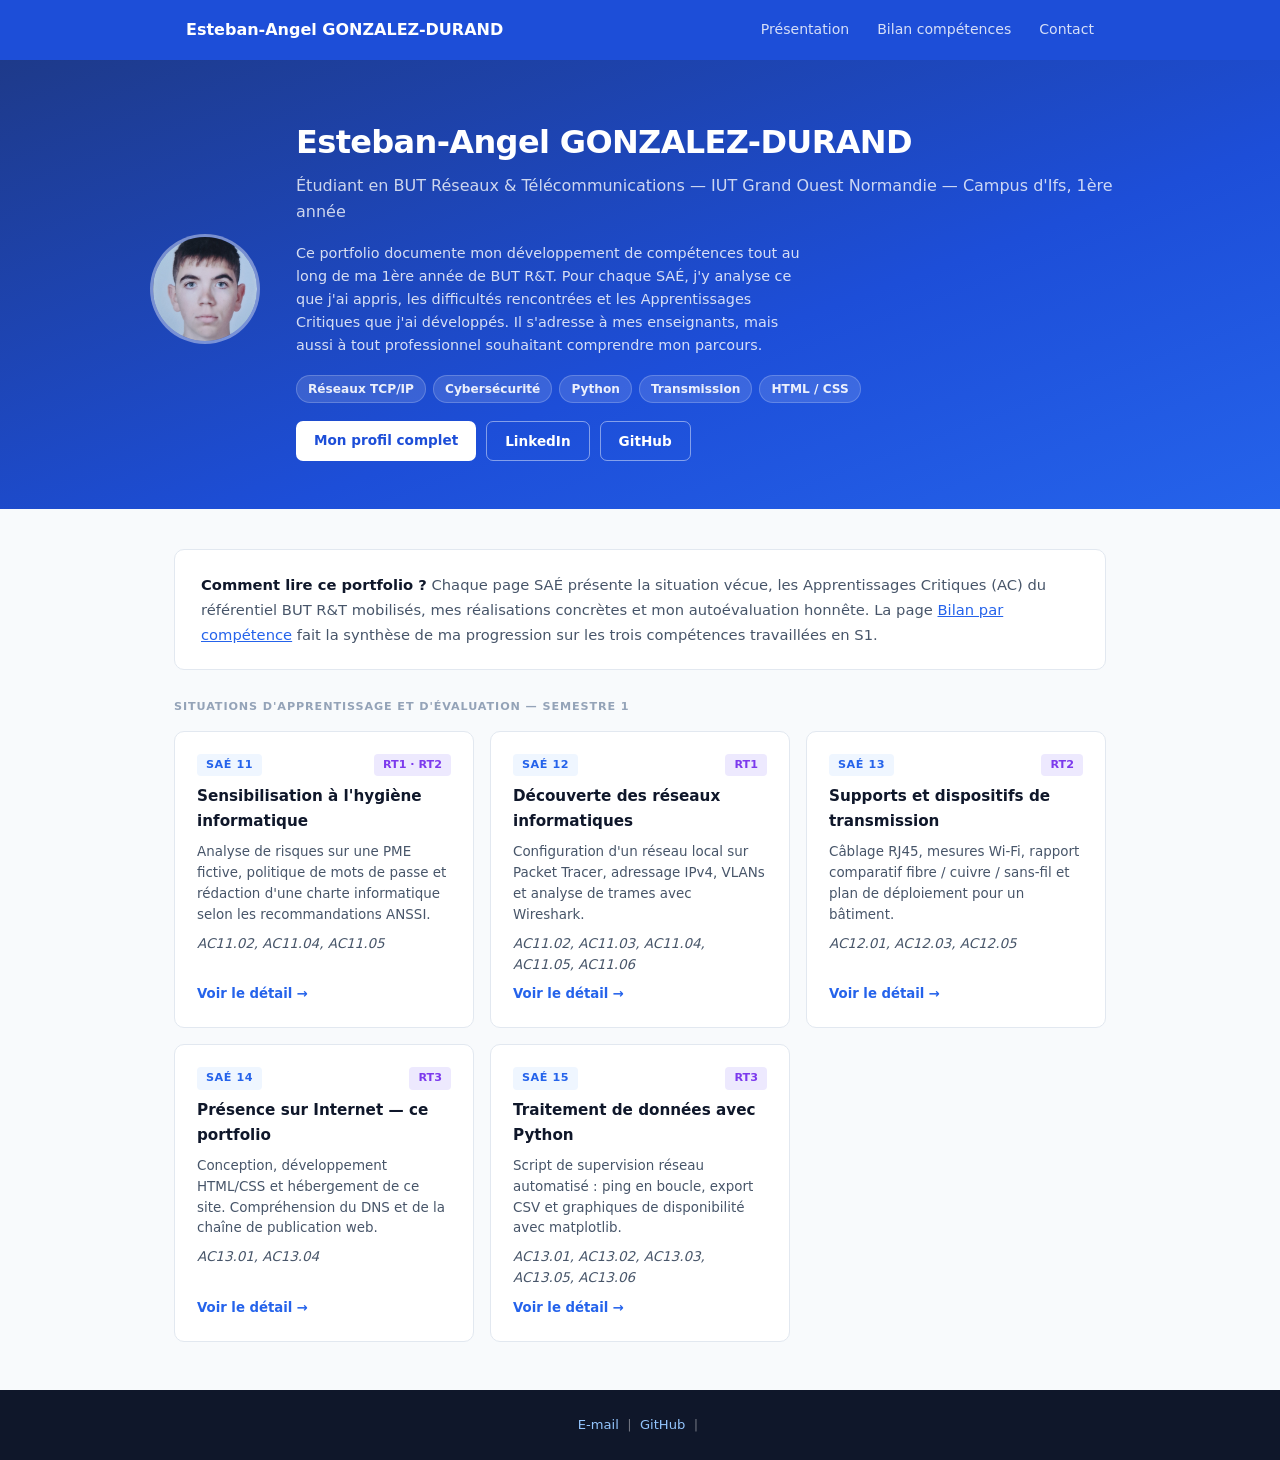
<file: index.html>
<!DOCTYPE html>
<html lang="fr">
<head>
    <meta charset="UTF-8">
    <meta name="viewport" content="width=device-width, initial-scale=1.0">
    <title>Portfolio BUT R&T – Esteban-Angel GONZALEZ-DURAND</title>
    <link rel="stylesheet" href="style.css">
</head>
<body>

<header>
    <nav>
        <a href="index.html" class="nav-name">Esteban-Angel GONZALEZ-DURAND</a>
        <div class="nav-links">
            <a href="presentation.html">Présentation</a>
            <a href="bilan.html">Bilan compétences</a>
            <a href="#contact">Contact</a>
        </div>
    </nav>
</header>
<div class="hero">
    <div class="hero-inner">
        <div class="hero-photo"><img src="20250712_153059.jpg" style="width:100%;height:100%;object-fit:cover;border-radius:50%;"></div>
        <div>
            <h1>Esteban-Angel GONZALEZ-DURAND</h1>
            <p class="hero-role">Étudiant en BUT Réseaux &amp; Télécommunications — IUT Grand Ouest Normandie — Campus d'Ifs, 1ère année</p>
            <p class="hero-desc">
                Ce portfolio documente mon développement de compétences tout au long de ma 1ère année de BUT R&T. 
                Pour chaque SAÉ, j'y analyse ce que j'ai appris, les difficultés rencontrées et les Apprentissages Critiques que j'ai développés. 
                Il s'adresse à mes enseignants, mais aussi à tout professionnel souhaitant comprendre mon parcours.
            </p>
            <div class="hero-tags">
                <span class="hero-tag">Réseaux TCP/IP</span>
                <span class="hero-tag">Cybersécurité</span>
                <span class="hero-tag">Python</span>
                <span class="hero-tag">Transmission</span>
                <span class="hero-tag">HTML / CSS</span>
            </div>
            <div class="hero-links" style="margin-top:16px;">
                <a href="presentation.html" class="btn-hero">Mon profil complet</a>
                <a href="https://fr.linkedin.com/in/esteban-angel-gonzalez-durand-98572b333" target="_blank" class="btn-hero-outline">LinkedIn</a>
                <a href="https://github.com/EAGD21" target="_blank" class="btn-hero-outline">GitHub</a>
            </div>
        </div>
    </div>
</div>

<div class="container">
    <div class="intro-card">
        <strong>Comment lire ce portfolio ?</strong> Chaque page SAÉ présente la situation vécue, les Apprentissages Critiques (AC) du référentiel BUT R&T mobilisés, mes réalisations concrètes et mon autoévaluation honnête. La page <a href="bilan.html" style="color:var(--blue-mid);">Bilan par compétence</a> fait la synthèse de ma progression sur les trois compétences travaillées en S1.
    </div>

    <div class="section-label">Situations d'Apprentissage et d'Évaluation — Semestre 1</div>
    <div class="grid">

        <div class="card">
            <div class="card-header">
                <span class="card-num">SAÉ 11</span>
                <span class="card-comp">RT1 · RT2</span>
            </div>
            <h3>Sensibilisation à l'hygiène informatique</h3>
            <p>Analyse de risques sur une PME fictive, politique de mots de passe et rédaction d'une charte informatique selon les recommandations ANSSI.</p>
            <p class="card-ac">AC11.02, AC11.04, AC11.05</p>
            <a href="sae11.html" class="card-link">Voir le détail <span class="arrow">→</span></a>
        </div>

        <div class="card">
            <div class="card-header">
                <span class="card-num">SAÉ 12</span>
                <span class="card-comp">RT1</span>
            </div>
            <h3>Découverte des réseaux informatiques</h3>
            <p>Configuration d'un réseau local sur Packet Tracer, adressage IPv4, VLANs et analyse de trames avec Wireshark.</p>
            <p class="card-ac">AC11.02, AC11.03, AC11.04, AC11.05, AC11.06</p>
            <a href="sae12.html" class="card-link">Voir le détail <span class="arrow">→</span></a>
        </div>

        <div class="card">
            <div class="card-header">
                <span class="card-num">SAÉ 13</span>
                <span class="card-comp">RT2</span>
            </div>
            <h3>Supports et dispositifs de transmission</h3>
            <p>Câblage RJ45, mesures Wi-Fi, rapport comparatif fibre / cuivre / sans-fil et plan de déploiement pour un bâtiment.</p>
            <p class="card-ac">AC12.01, AC12.03, AC12.05</p>
            <a href="sae13.html" class="card-link">Voir le détail <span class="arrow">→</span></a>
        </div>

        <div class="card">
            <div class="card-header">
                <span class="card-num">SAÉ 14</span>
                <span class="card-comp">RT3</span>
            </div>
            <h3>Présence sur Internet — ce portfolio</h3>
            <p>Conception, développement HTML/CSS et hébergement de ce site. Compréhension du DNS et de la chaîne de publication web.</p>
            <p class="card-ac">AC13.01, AC13.04</p>
            <a href="sae14.html" class="card-link">Voir le détail <span class="arrow">→</span></a>
        </div>

        <div class="card">
            <div class="card-header">
                <span class="card-num">SAÉ 15</span>
                <span class="card-comp">RT3</span>
            </div>
            <h3>Traitement de données avec Python</h3>
            <p>Script de supervision réseau automatisé : ping en boucle, export CSV et graphiques de disponibilité avec matplotlib.</p>
            <p class="card-ac">AC13.01, AC13.02, AC13.03, AC13.05, AC13.06</p>
            <a href="sae15.html" class="card-link">Voir le détail <span class="arrow">→</span></a>
        </div>

    </div>
</div>

<footer id="contact">
    <p><a href="eagd61@gmail.com" target="_blank">E-mail</a> &nbsp;|&nbsp; <a href="https://github.com/EAGD21" target="_blank">GitHub</a> &nbsp;|&nbsp; <a href="https://fr.linkedin.com/in/esteban-angel-gonzalez-durand-98572b333" target="_blan
</file>
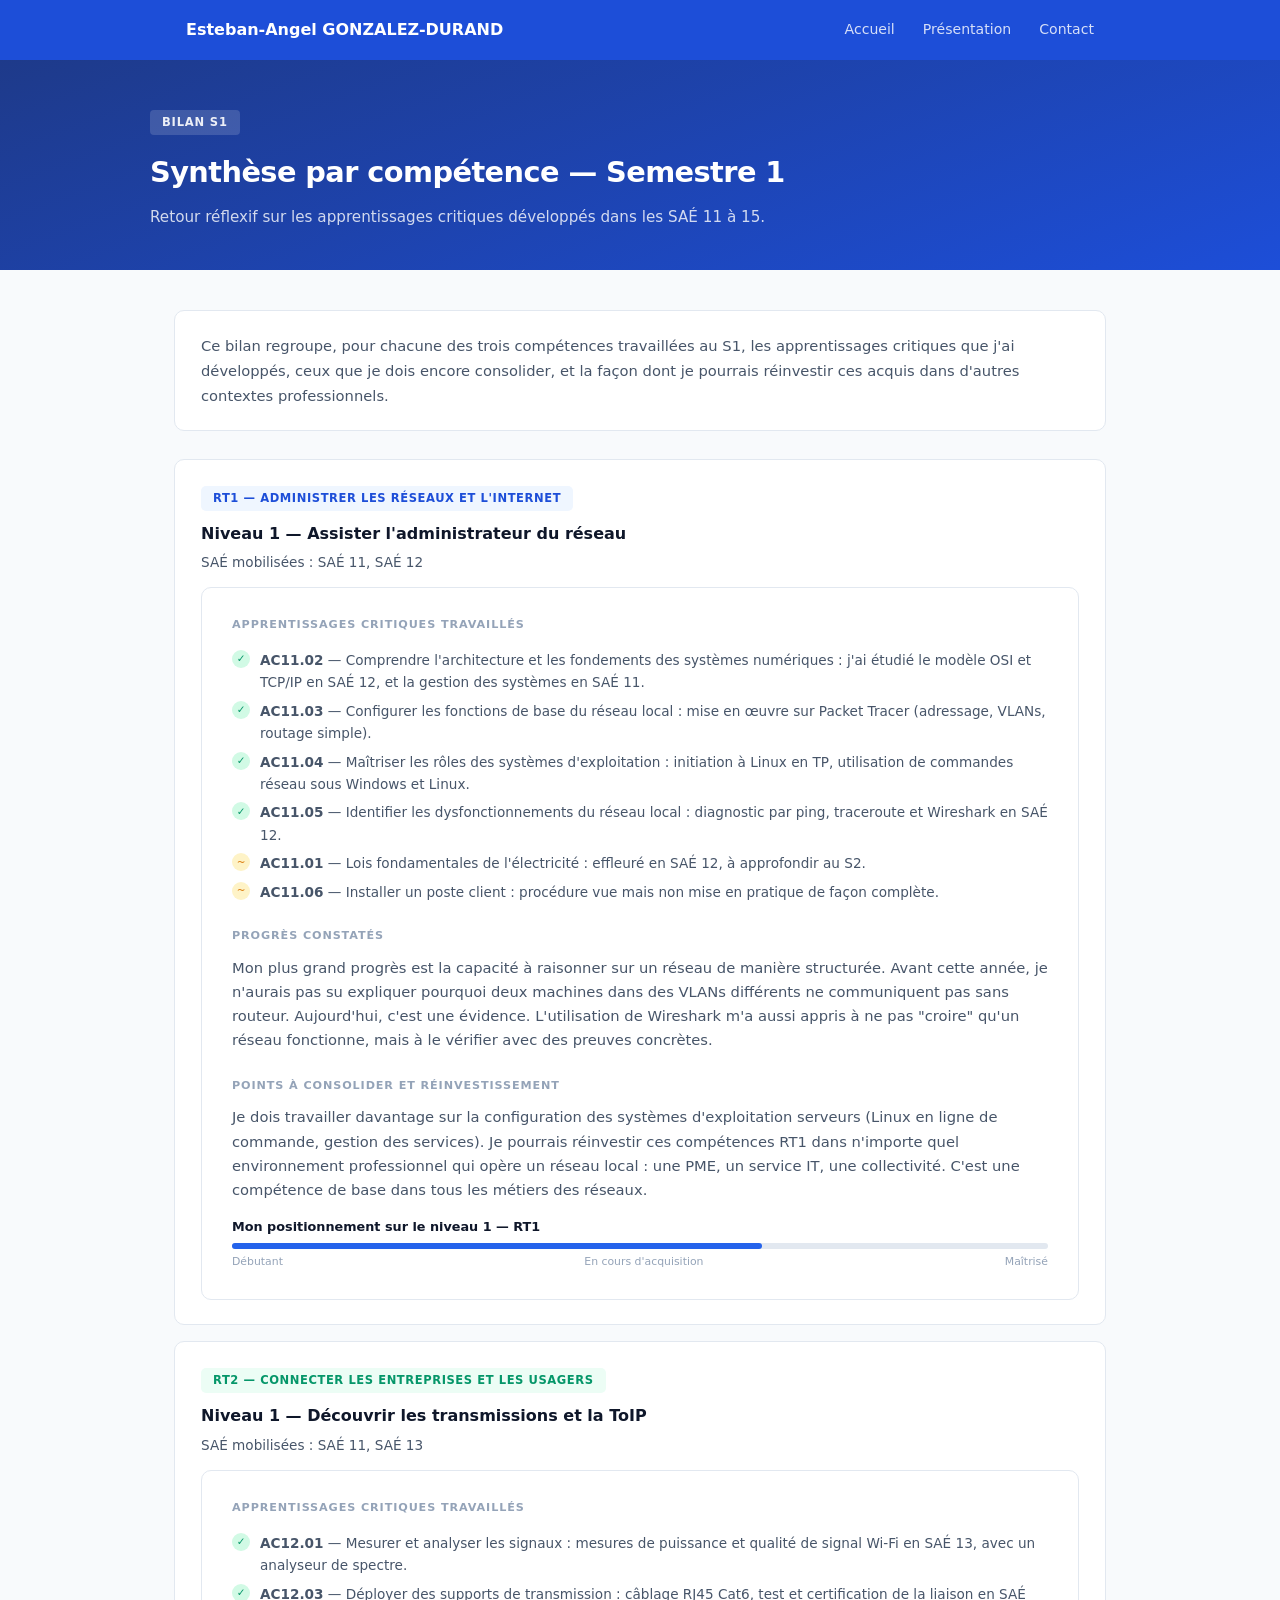
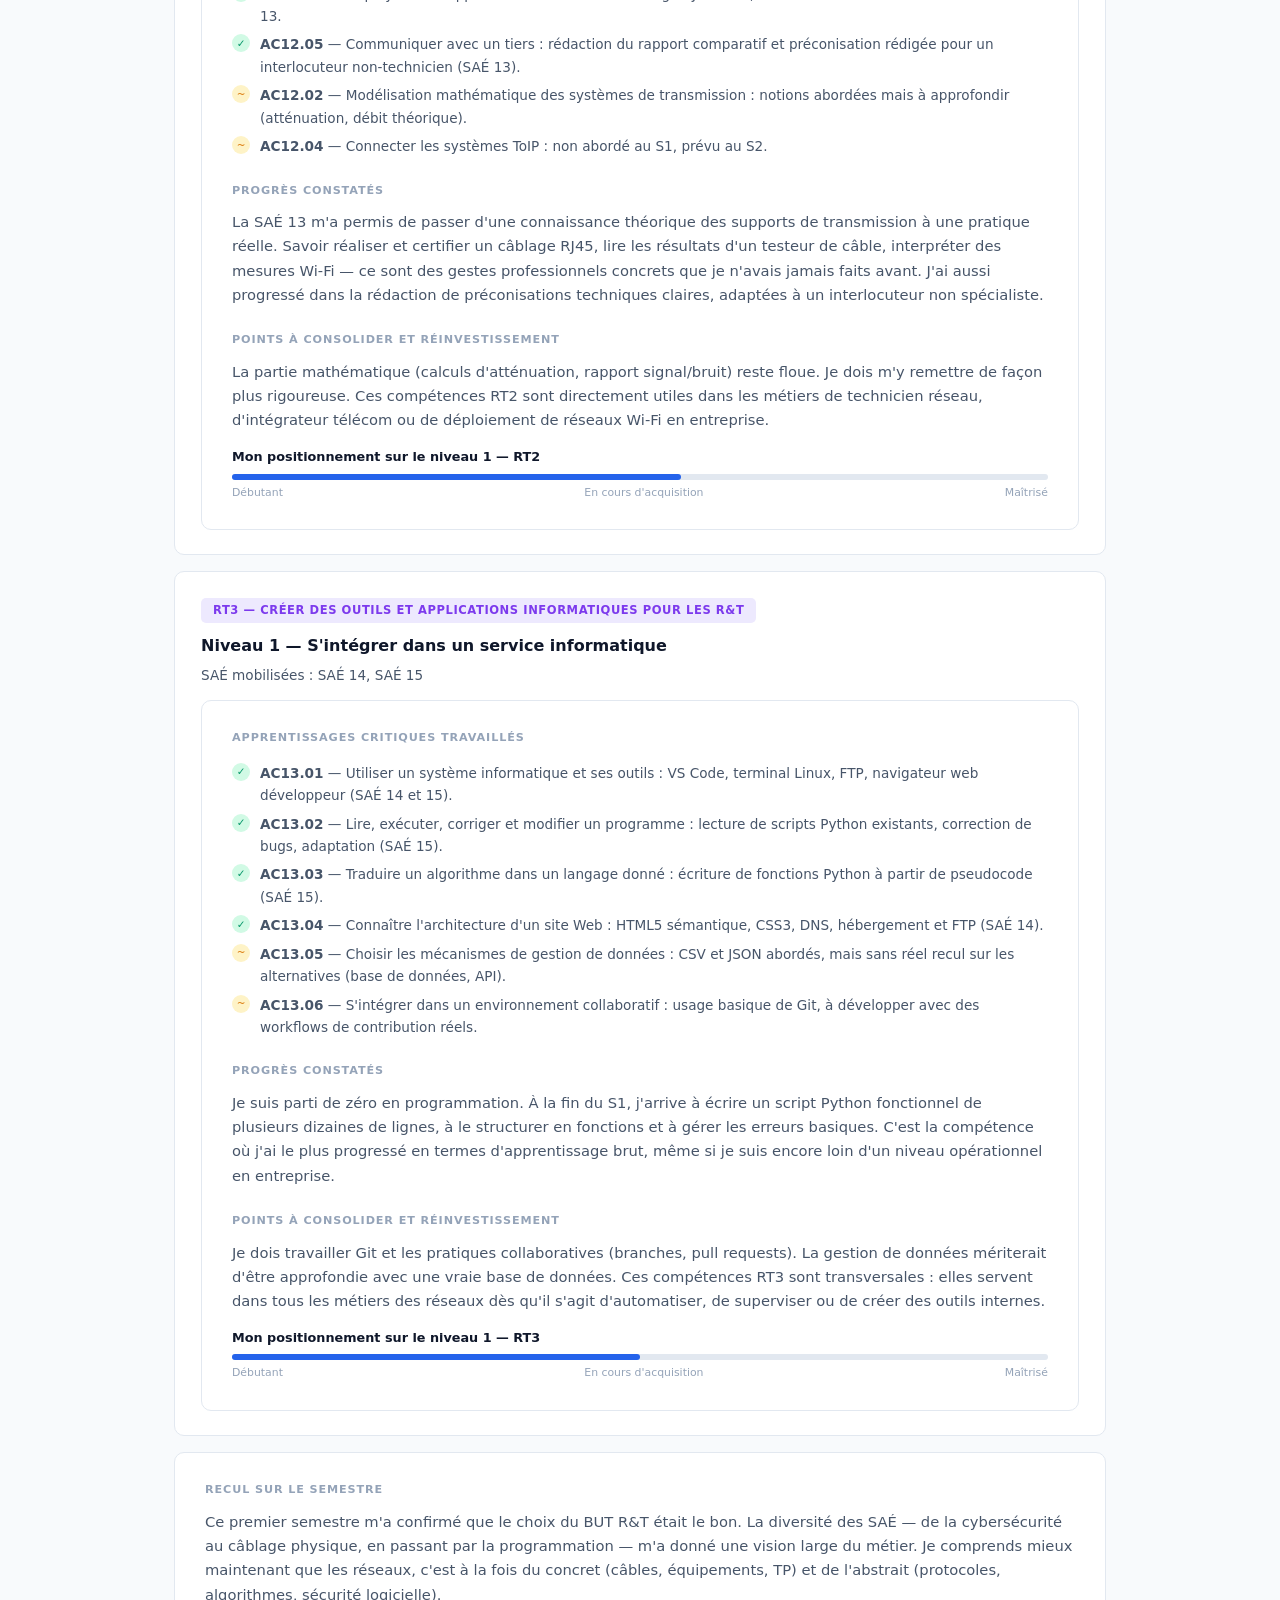
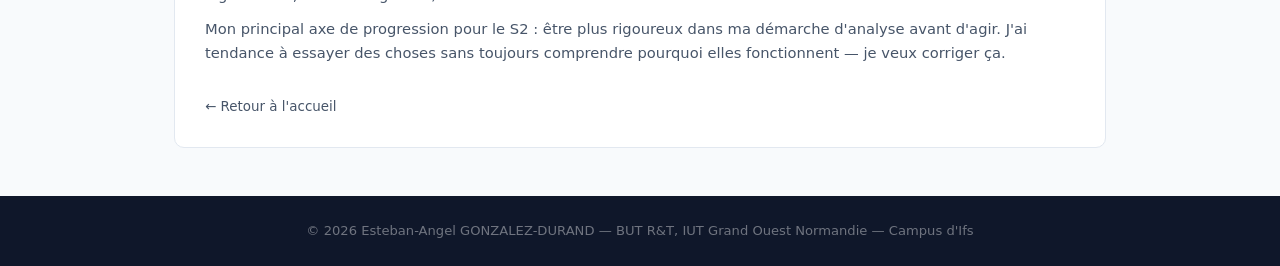
<file: bilan.html>
<!DOCTYPE html>
<html lang="fr">
<head>
    <meta charset="UTF-8">
    <meta name="viewport" content="width=device-width, initial-scale=1.0">
    <title>Bilan par compétence S1 – Portfolio Esteban-Angel GONZALEZ-DURAND</title>
    <link rel="stylesheet" href="style.css">
</head>
<body>

<header>
    <nav>
        <a href="index.html" class="nav-name">Esteban-Angel GONZALEZ-DURAND</a>
        <div class="nav-links">
            <a href="index.html">Accueil</a>
            <a href="presentation.html">Présentation</a>
            <a href="index.html#contact">Contact</a>
        </div>
    </nav>
</header>

<div class="page-banner">
    <div class="page-banner-inner">
        <span class="num">Bilan S1</span>
        <h1>Synthèse par compétence — Semestre 1</h1>
        <p class="tagline">Retour réflexif sur les apprentissages critiques développés dans les SAÉ 11 à 15.</p>
    </div>
</div>

<div class="container">

    <div class="intro-card" style="margin-top:0; margin-bottom:28px;">
        Ce bilan regroupe, pour chacune des trois compétences travaillées au S1, les apprentissages critiques que j'ai développés, ceux que je dois encore consolider, et la façon dont je pourrais réinvestir ces acquis dans d'autres contextes professionnels.
    </div>

    <!-- RT1 -->
    <div class="competence-card">
        <div class="comp-header">
            <div>
                <span class="comp-badge comp-rt1">RT1 — Administrer les réseaux et l'Internet</span>
                <h3 style="margin-top:10px;">Niveau 1 — Assister l'administrateur du réseau</h3>
                <p class="niveau-info" style="font-size:0.85rem; color:var(--muted); margin-top:4px;">SAÉ mobilisées : SAÉ 11, SAÉ 12</p>
            </div>
        </div>

        <div class="content-block" style="margin-bottom:0;">
            <h2>Apprentissages critiques travaillés</h2>
            <div class="ac-check-list">
                <div class="ac-check">
                    <div class="ac-check-icon ac-ok">✓</div>
                    <div><strong>AC11.02</strong> — Comprendre l'architecture et les fondements des systèmes numériques : j'ai étudié le modèle OSI et TCP/IP en SAÉ 12, et la gestion des systèmes en SAÉ 11.</div>
                </div>
                <div class="ac-check">
                    <div class="ac-check-icon ac-ok">✓</div>
                    <div><strong>AC11.03</strong> — Configurer les fonctions de base du réseau local : mise en œuvre sur Packet Tracer (adressage, VLANs, routage simple).</div>
                </div>
                <div class="ac-check">
                    <div class="ac-check-icon ac-ok">✓</div>
                    <div><strong>AC11.04</strong> — Maîtriser les rôles des systèmes d'exploitation : initiation à Linux en TP, utilisation de commandes réseau sous Windows et Linux.</div>
                </div>
                <div class="ac-check">
                    <div class="ac-check-icon ac-ok">✓</div>
                    <div><strong>AC11.05</strong> — Identifier les dysfonctionnements du réseau local : diagnostic par ping, traceroute et Wireshark en SAÉ 12.</div>
                </div>
                <div class="ac-check">
                    <div class="ac-check-icon ac-partial">~</div>
                    <div><strong>AC11.01</strong> — Lois fondamentales de l'électricité : effleuré en SAÉ 12, à approfondir au S2.</div>
                </div>
                <div class="ac-check">
                    <div class="ac-check-icon ac-partial">~</div>
                    <div><strong>AC11.06</strong> — Installer un poste client : procédure vue mais non mise en pratique de façon complète.</div>
                </div>
            </div>

            <h2>Progrès constatés</h2>
            <p>Mon plus grand progrès est la capacité à raisonner sur un réseau de manière structurée. Avant cette année, je n'aurais pas su expliquer pourquoi deux machines dans des VLANs différents ne communiquent pas sans routeur. Aujourd'hui, c'est une évidence. L'utilisation de Wireshark m'a aussi appris à ne pas "croire" qu'un réseau fonctionne, mais à le vérifier avec des preuves concrètes.</p>

            <h2>Points à consolider et réinvestissement</h2>
            <p>Je dois travailler davantage sur la configuration des systèmes d'exploitation serveurs (Linux en ligne de commande, gestion des services). Je pourrais réinvestir ces compétences RT1 dans n'importe quel environnement professionnel qui opère un réseau local : une PME, un service IT, une collectivité. C'est une compétence de base dans tous les métiers des réseaux.</p>

            <div class="niveau-bar">
                <div class="niveau-label">Mon positionnement sur le niveau 1 — RT1</div>
                <div class="niveau-track"><div class="niveau-fill" style="width:65%"></div></div>
                <div class="niveau-ticks"><span>Débutant</span><span>En cours d'acquisition</span><span>Maîtrisé</span></div>
            </div>
        </div>
    </div>

    <!-- RT2 -->
    <div class="competence-card">
        <div class="comp-header">
            <div>
                <span class="comp-badge comp-rt2">RT2 — Connecter les entreprises et les usagers</span>
                <h3 style="margin-top:10px;">Niveau 1 — Découvrir les transmissions et la ToIP</h3>
                <p class="niveau-info" style="font-size:0.85rem; color:var(--muted); margin-top:4px;">SAÉ mobilisées : SAÉ 11, SAÉ 13</p>
            </div>
        </div>

        <div class="content-block" style="margin-bottom:0;">
            <h2>Apprentissages critiques travaillés</h2>
            <div class="ac-check-list">
                <div class="ac-check">
                    <div class="ac-check-icon ac-ok">✓</div>
                    <div><strong>AC12.01</strong> — Mesurer et analyser les signaux : mesures de puissance et qualité de signal Wi-Fi en SAÉ 13, avec un analyseur de spectre.</div>
                </div>
                <div class="ac-check">
                    <div class="ac-check-icon ac-ok">✓</div>
                    <div><strong>AC12.03</strong> — Déployer des supports de transmission : câblage RJ45 Cat6, test et certification de la liaison en SAÉ 13.</div>
                </div>
                <div class="ac-check">
                    <div class="ac-check-icon ac-ok">✓</div>
                    <div><strong>AC12.05</strong> — Communiquer avec un tiers : rédaction du rapport comparatif et préconisation rédigée pour un interlocuteur non-technicien (SAÉ 13).</div>
                </div>
                <div class="ac-check">
                    <div class="ac-check-icon ac-partial">~</div>
                    <div><strong>AC12.02</strong> — Modélisation mathématique des systèmes de transmission : notions abordées mais à approfondir (atténuation, débit théorique).</div>
                </div>
                <div class="ac-check">
                    <div class="ac-check-icon ac-partial">~</div>
                    <div><strong>AC12.04</strong> — Connecter les systèmes ToIP : non abordé au S1, prévu au S2.</div>
                </div>
            </div>

            <h2>Progrès constatés</h2>
            <p>La SAÉ 13 m'a permis de passer d'une connaissance théorique des supports de transmission à une pratique réelle. Savoir réaliser et certifier un câblage RJ45, lire les résultats d'un testeur de câble, interpréter des mesures Wi-Fi — ce sont des gestes professionnels concrets que je n'avais jamais faits avant. J'ai aussi progressé dans la rédaction de préconisations techniques claires, adaptées à un interlocuteur non spécialiste.</p>

            <h2>Points à consolider et réinvestissement</h2>
            <p>La partie mathématique (calculs d'atténuation, rapport signal/bruit) reste floue. Je dois m'y remettre de façon plus rigoureuse. Ces compétences RT2 sont directement utiles dans les métiers de technicien réseau, d'intégrateur télécom ou de déploiement de réseaux Wi-Fi en entreprise.</p>

            <div class="niveau-bar">
                <div class="niveau-label">Mon positionnement sur le niveau 1 — RT2</div>
                <div class="niveau-track"><div class="niveau-fill" style="width:55%"></div></div>
                <div class="niveau-ticks"><span>Débutant</span><span>En cours d'acquisition</span><span>Maîtrisé</span></div>
            </div>
        </div>
    </div>

    <!-- RT3 -->
    <div class="competence-card">
        <div class="comp-header">
            <div>
                <span class="comp-badge comp-rt3">RT3 — Créer des outils et applications informatiques pour les R&T</span>
                <h3 style="margin-top:10px;">Niveau 1 — S'intégrer dans un service informatique</h3>
                <p class="niveau-info" style="font-size:0.85rem; color:var(--muted); margin-top:4px;">SAÉ mobilisées : SAÉ 14, SAÉ 15</p>
            </div>
        </div>

        <div class="content-block" style="margin-bottom:0;">
            <h2>Apprentissages critiques travaillés</h2>
            <div class="ac-check-list">
                <div class="ac-check">
                    <div class="ac-check-icon ac-ok">✓</div>
                    <div><strong>AC13.01</strong> — Utiliser un système informatique et ses outils : VS Code, terminal Linux, FTP, navigateur web développeur (SAÉ 14 et 15).</div>
                </div>
                <div class="ac-check">
                    <div class="ac-check-icon ac-ok">✓</div>
                    <div><strong>AC13.02</strong> — Lire, exécuter, corriger et modifier un programme : lecture de scripts Python existants, correction de bugs, adaptation (SAÉ 15).</div>
                </div>
                <div class="ac-check">
                    <div class="ac-check-icon ac-ok">✓</div>
                    <div><strong>AC13.03</strong> — Traduire un algorithme dans un langage donné : écriture de fonctions Python à partir de pseudocode (SAÉ 15).</div>
                </div>
                <div class="ac-check">
                    <div class="ac-check-icon ac-ok">✓</div>
                    <div><strong>AC13.04</strong> — Connaître l'architecture d'un site Web : HTML5 sémantique, CSS3, DNS, hébergement et FTP (SAÉ 14).</div>
                </div>
                <div class="ac-check">
                    <div class="ac-check-icon ac-partial">~</div>
                    <div><strong>AC13.05</strong> — Choisir les mécanismes de gestion de données : CSV et JSON abordés, mais sans réel recul sur les alternatives (base de données, API).</div>
                </div>
                <div class="ac-check">
                    <div class="ac-check-icon ac-partial">~</div>
                    <div><strong>AC13.06</strong> — S'intégrer dans un environnement collaboratif : usage basique de Git, à développer avec des workflows de contribution réels.</div>
                </div>
            </div>

            <h2>Progrès constatés</h2>
            <p>Je suis parti de zéro en programmation. À la fin du S1, j'arrive à écrire un script Python fonctionnel de plusieurs dizaines de lignes, à le structurer en fonctions et à gérer les erreurs basiques. C'est la compétence où j'ai le plus progressé en termes d'apprentissage brut, même si je suis encore loin d'un niveau opérationnel en entreprise.</p>

            <h2>Points à consolider et réinvestissement</h2>
            <p>Je dois travailler Git et les pratiques collaboratives (branches, pull requests). La gestion de données mériterait d'être approfondie avec une vraie base de données. Ces compétences RT3 sont transversales : elles servent dans tous les métiers des réseaux dès qu'il s'agit d'automatiser, de superviser ou de créer des outils internes.</p>

            <div class="niveau-bar">
                <div class="niveau-label">Mon positionnement sur le niveau 1 — RT3</div>
                <div class="niveau-track"><div class="niveau-fill" style="width:50%"></div></div>
                <div class="niveau-ticks"><span>Débutant</span><span>En cours d'acquisition</span><span>Maîtrisé</span></div>
            </div>
        </div>
    </div>

    <div class="content-block" style="margin-top:16px;">
        <h2>Recul sur le semestre</h2>
        <p>Ce premier semestre m'a confirmé que le choix du BUT R&T était le bon. La diversité des SAÉ — de la cybersécurité au câblage physique, en passant par la programmation — m'a donné une vision large du métier. Je comprends mieux maintenant que les réseaux, c'est à la fois du concret (câbles, équipements, TP) et de l'abstrait (protocoles, algorithmes, sécurité logicielle).</p>
        <p>Mon principal axe de progression pour le S2 : être plus rigoureux dans ma démarche d'analyse avant d'agir. J'ai tendance à essayer des choses sans toujours comprendre pourquoi elles fonctionnent — je veux corriger ça.</p>
        <a href="index.html" class="back">← Retour à l'accueil</a>
    </div>

</div>

<footer>
    <p>© 2026 Esteban-Angel GONZALEZ-DURAND — BUT R&T, IUT Grand Ouest Normandie — Campus d'Ifs</p>
</footer>

</body>
</html>
</file>
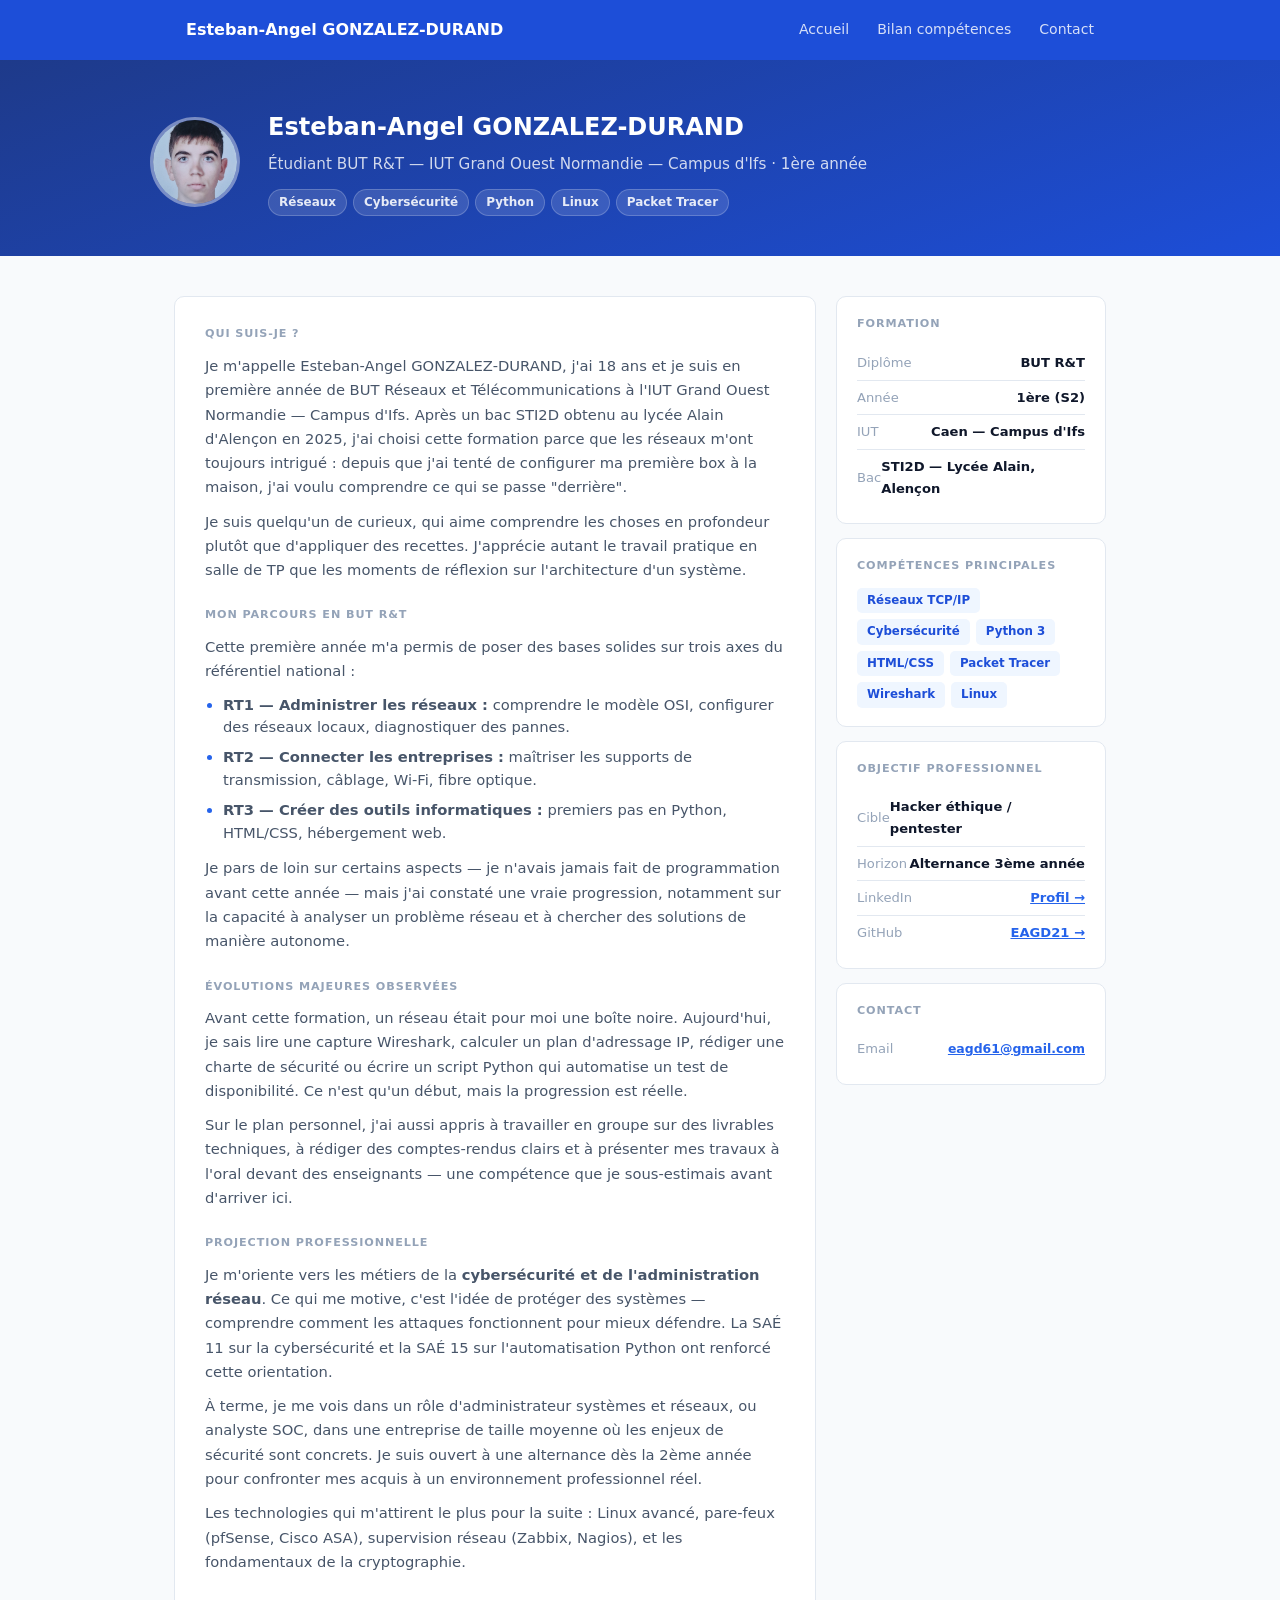
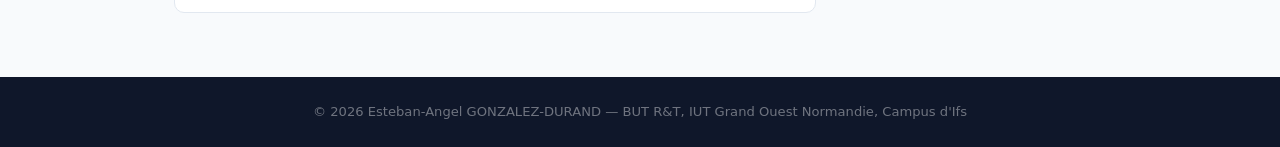
<file: presentation.html>
<!DOCTYPE html>
<html lang="fr">
<head>
    <meta charset="UTF-8">
    <meta name="viewport" content="width=device-width, initial-scale=1.0">
    <title>Présentation – Portfolio Esteban-Angel GONZALEZ-DURAND</title>
    <link rel="stylesheet" href="style.css">
</head>
<body>

<header>
    <nav>
        <a href="index.html" class="nav-name">Esteban-Angel GONZALEZ-DURAND</a>
        <div class="nav-links">
            <a href="index.html">Accueil</a>
            <a href="bilan.html">Bilan compétences</a>
            <a href="index.html#contact">Contact</a>
        </div>
    </nav>
</header>

<div class="profile-header">
    <div class="profile-header-inner">
        <div class="profile-photo"><img src="20250712_153059.jpg" alt="Esteban-Angel GONZALEZ-DURAND" style="width:100%;height:100%;object-fit:cover;border-radius:50%;"></div>
        <div>
            <h1>Esteban-Angel GONZALEZ-DURAND</h1>
            <p class="role">Étudiant BUT R&T — IUT Grand Ouest Normandie — Campus d'Ifs · 1ère année</p>
            <div class="profile-tags">
                <span class="profile-tag">Réseaux</span>
                <span class="profile-tag">Cybersécurité</span>
                <span class="profile-tag">Python</span>
                <span class="profile-tag">Linux</span>
                <span class="profile-tag">Packet Tracer</span>
            </div>
        </div>
    </div>
</div>

<div class="container">
    <div class="detail-grid">

        <div>
            <div class="content-block">
                <h2>Qui suis-je ?</h2>
                <p>Je m'appelle Esteban-Angel GONZALEZ-DURAND, j'ai 18 ans et je suis en première année de BUT Réseaux et Télécommunications à l'IUT Grand Ouest Normandie — Campus d'Ifs. Après un bac STI2D obtenu au lycée Alain d'Alençon en 2025, j'ai choisi cette formation parce que les réseaux m'ont toujours intrigué : depuis que j'ai tenté de configurer ma première box à la maison, j'ai voulu comprendre ce qui se passe "derrière".</p>
                <p>Je suis quelqu'un de curieux, qui aime comprendre les choses en profondeur plutôt que d'appliquer des recettes. J'apprécie autant le travail pratique en salle de TP que les moments de réflexion sur l'architecture d'un système.</p>

                <h2>Mon parcours en BUT R&T</h2>
                <p>Cette première année m'a permis de poser des bases solides sur trois axes du référentiel national :</p>
                <ul>
                    <li><strong>RT1 — Administrer les réseaux :</strong> comprendre le modèle OSI, configurer des réseaux locaux, diagnostiquer des pannes.</li>
                    <li><strong>RT2 — Connecter les entreprises :</strong> maîtriser les supports de transmission, câblage, Wi-Fi, fibre optique.</li>
                    <li><strong>RT3 — Créer des outils informatiques :</strong> premiers pas en Python, HTML/CSS, hébergement web.</li>
                </ul>
                <p>Je pars de loin sur certains aspects — je n'avais jamais fait de programmation avant cette année — mais j'ai constaté une vraie progression, notamment sur la capacité à analyser un problème réseau et à chercher des solutions de manière autonome.</p>

                <h2>Évolutions majeures observées</h2>
                <p>Avant cette formation, un réseau était pour moi une boîte noire. Aujourd'hui, je sais lire une capture Wireshark, calculer un plan d'adressage IP, rédiger une charte de sécurité ou écrire un script Python qui automatise un test de disponibilité. Ce n'est qu'un début, mais la progression est réelle.</p>
                <p>Sur le plan personnel, j'ai aussi appris à travailler en groupe sur des livrables techniques, à rédiger des comptes-rendus clairs et à présenter mes travaux à l'oral devant des enseignants — une compétence que je sous-estimais avant d'arriver ici.</p>

                <h2>Projection professionnelle</h2>
                <p>Je m'oriente vers les métiers de la <strong>cybersécurité et de l'administration réseau</strong>. Ce qui me motive, c'est l'idée de protéger des systèmes — comprendre comment les attaques fonctionnent pour mieux défendre. La SAÉ 11 sur la cybersécurité et la SAÉ 15 sur l'automatisation Python ont renforcé cette orientation.</p>
                <p>À terme, je me vois dans un rôle d'administrateur systèmes et réseaux, ou analyste SOC, dans une entreprise de taille moyenne où les enjeux de sécurité sont concrets. Je suis ouvert à une alternance dès la 2ème année pour confronter mes acquis à un environnement professionnel réel.</p>
                <p>Les technologies qui m'attirent le plus pour la suite : Linux avancé, pare-feux (pfSense, Cisco ASA), supervision réseau (Zabbix, Nagios), et les fondamentaux de la cryptographie.</p>
            </div>
        </div>

        <div class="sidebar">
            <div class="sidebar-card">
                <h3>Formation</h3>
                <div class="info-row"><span>Diplôme</span><span>BUT R&T</span></div>
                <div class="info-row"><span>Année</span><span>1ère (S2)</span></div>
                <div class="info-row"><span>IUT</span><span>Caen — Campus d'Ifs</span></div>
                <div class="info-row"><span>Bac</span><span>STI2D — Lycée Alain, Alençon</span></div>
            </div>
            <div class="sidebar-card">
                <h3>Compétences principales</h3>
                <div class="tech-tags">
                    <span class="tech-tag">Réseaux TCP/IP</span>
                    <span class="tech-tag">Cybersécurité</span>
                    <span class="tech-tag">Python 3</span>
                    <span class="tech-tag">HTML/CSS</span>
                    <span class="tech-tag">Packet Tracer</span>
                    <span class="tech-tag">Wireshark</span>
                    <span class="tech-tag">Linux</span>
                </div>
            </div>
            <div class="sidebar-card">
                <h3>Objectif professionnel</h3>
                <div class="info-row"><span>Cible</span><span>Hacker éthique / pentester</span></div>
                <div class="info-row"><span>Horizon</span><span>Alternance 3ème année</span></div>
                <div class="info-row"><span>LinkedIn</span><span><a href="https://fr.linkedin.com/in/esteban-angel-gonzalez-durand-98572b333" style="color:var(--blue-mid);">Profil →</a></span></div>
                <div class="info-row"><span>GitHub</span><span><a href="https://github.com/EAGD21" style="color:var(--blue-mid);">EAGD21 →</a></span></div>
            </div>
            <div class="sidebar-card">
                <h3>Contact</h3>
                <div class="info-row"><span>Email</span><span style="font-size:0.78rem;"><a href="/cdn-cgi/l/email-protection#bed2cbdddfcd90d3dfcccad7d0fedbcacbdad7dfd0ca90d7cbca90d8cc" style="color:var(--blue-mid);">eagd61@gmail.com</a></span></div>
            </div>
        </div>

    </div>
</div>

<footer>
    <p>© 2026 Esteban-Angel GONZALEZ-DURAND — BUT R&T, IUT Grand Ouest Normandie, Campus d'Ifs</p>
</file>
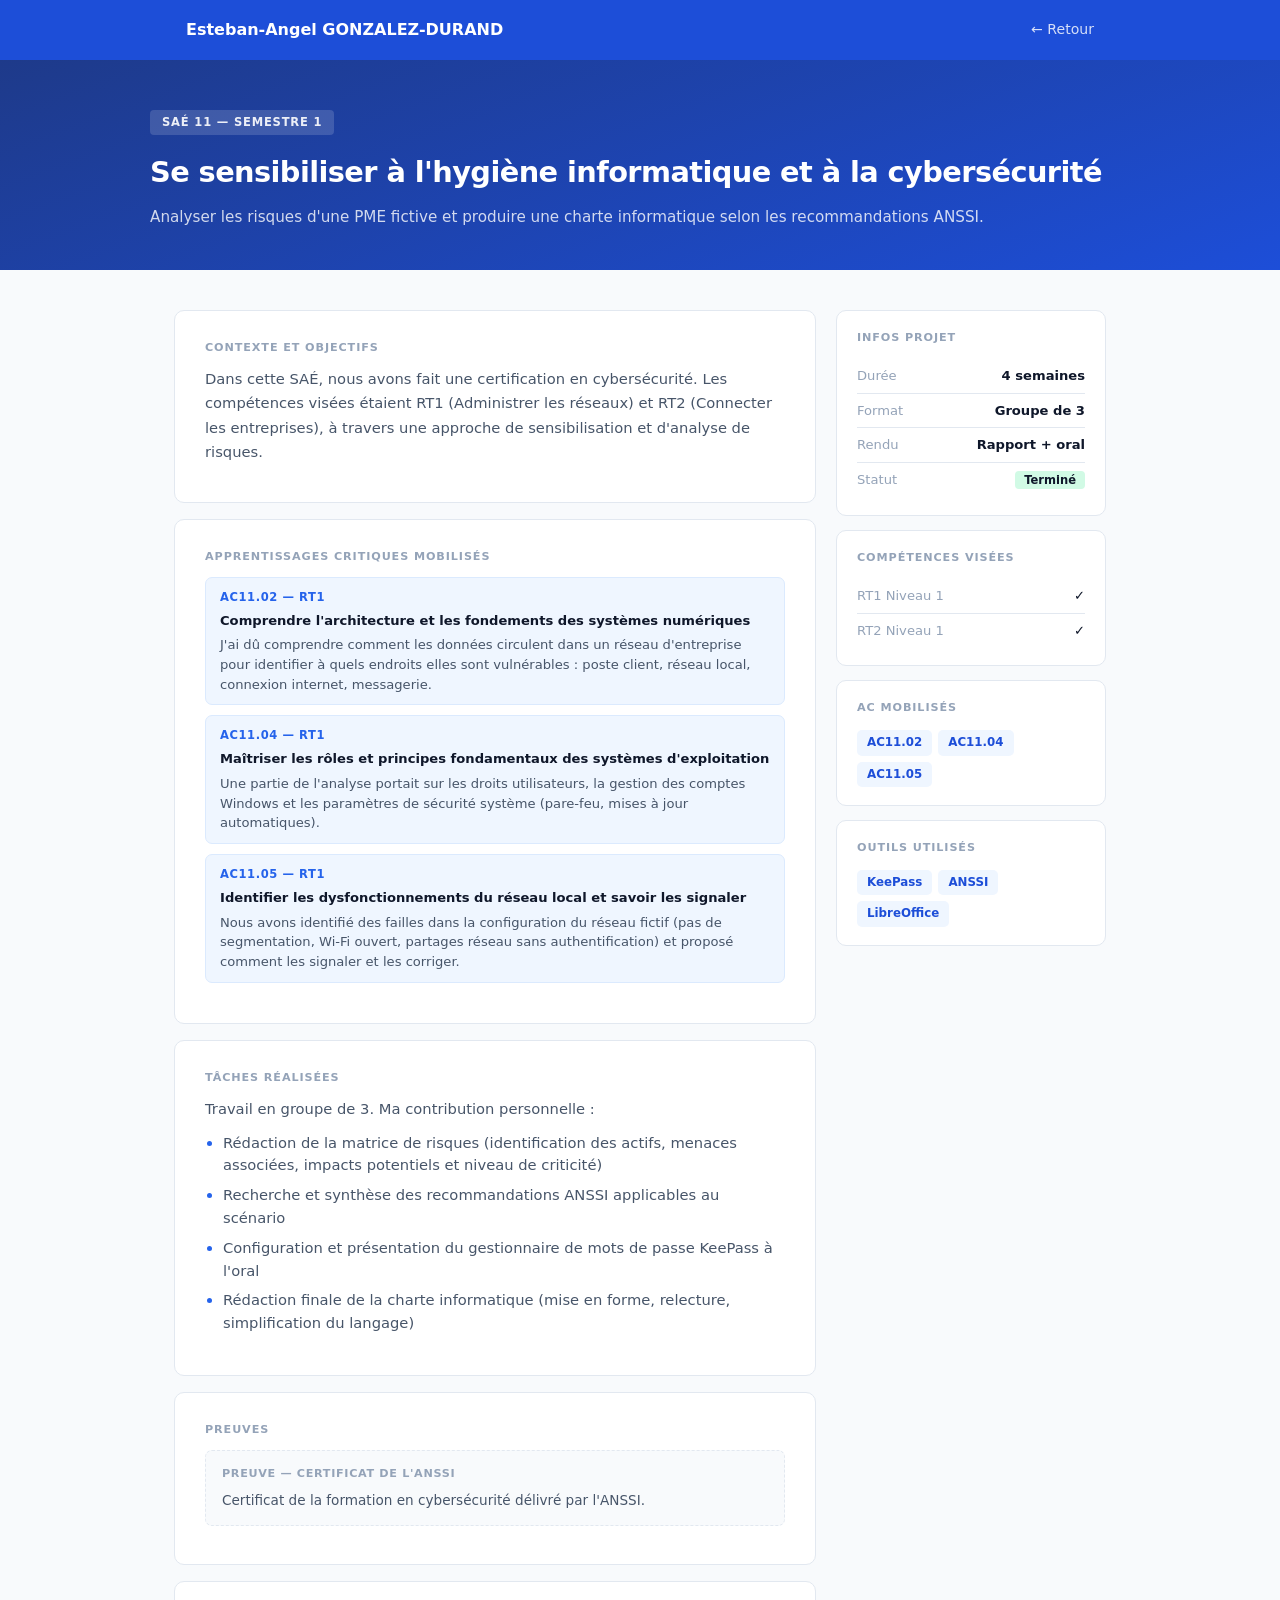
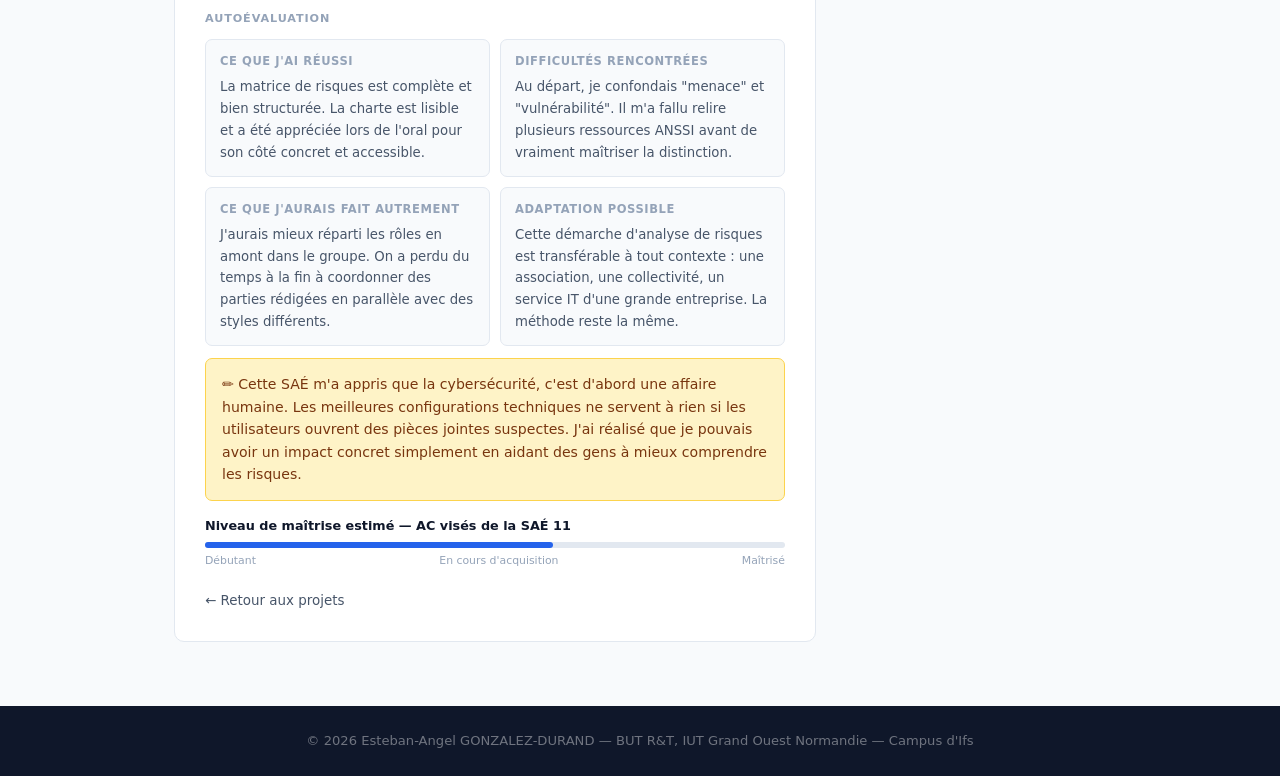
<file: sae11.html>
<!DOCTYPE html>
<html lang="fr">
<head>
    <meta charset="UTF-8">
    <meta name="viewport" content="width=device-width, initial-scale=1.0">
    <title>SAÉ 11 – Cybersécurité | Portfolio Esteban-Angel GONZALEZ-DURAND</title>
    <link rel="stylesheet" href="style.css">
</head>
<body>

<header>
    <nav>
        <a href="index.html" class="nav-name">Esteban-Angel GONZALEZ-DURAND</a>
        <div class="nav-links">
            <a href="index.html">← Retour</a>
        </div>
    </nav>
</header>

<div class="page-banner">
    <div class="page-banner-inner">
        <span class="num">SAÉ 11 — Semestre 1</span>
        <h1>Se sensibiliser à l'hygiène informatique et à la cybersécurité</h1>
        <p class="tagline">Analyser les risques d'une PME fictive et produire une charte informatique selon les recommandations ANSSI.</p>
    </div>
</div>

<div class="container">
    <div class="detail-grid">

        <div>
            <div class="content-block">
                <h2>Contexte et objectifs</h2>
                <p>Dans cette SAÉ, nous avons fait une certification en cybersécurité. Les compétences visées étaient RT1 (Administrer les réseaux) et RT2 (Connecter les entreprises), à travers une approche de sensibilisation et d'analyse de risques.</p>
            </div>

            <div class="content-block">
                <h2>Apprentissages Critiques mobilisés</h2>
                <div class="ac-list">
                    <div class="ac-item">
                        <div class="ac-code">AC11.02 — RT1</div>
                        <div class="ac-label">Comprendre l'architecture et les fondements des systèmes numériques</div>
                        <div class="ac-desc">J'ai dû comprendre comment les données circulent dans un réseau d'entreprise pour identifier à quels endroits elles sont vulnérables : poste client, réseau local, connexion internet, messagerie.</div>
                    </div>
                    <div class="ac-item">
                        <div class="ac-code">AC11.04 — RT1</div>
                        <div class="ac-label">Maîtriser les rôles et principes fondamentaux des systèmes d'exploitation</div>
                        <div class="ac-desc">Une partie de l'analyse portait sur les droits utilisateurs, la gestion des comptes Windows et les paramètres de sécurité système (pare-feu, mises à jour automatiques).</div>
                    </div>
                    <div class="ac-item">
                        <div class="ac-code">AC11.05 — RT1</div>
                        <div class="ac-label">Identifier les dysfonctionnements du réseau local et savoir les signaler</div>
                        <div class="ac-desc">Nous avons identifié des failles dans la configuration du réseau fictif (pas de segmentation, Wi-Fi ouvert, partages réseau sans authentification) et proposé comment les signaler et les corriger.</div>
                    </div>
                </div>
            </div>

            <div class="content-block">
                <h2>Tâches réalisées</h2>
                <p>Travail en groupe de 3. Ma contribution personnelle :</p>
                <ul>
                    <li>Rédaction de la matrice de risques (identification des actifs, menaces associées, impacts potentiels et niveau de criticité)</li>
                    <li>Recherche et synthèse des recommandations ANSSI applicables au scénario</li>
                    <li>Configuration et présentation du gestionnaire de mots de passe KeePass à l'oral</li>
                    <li>Rédaction finale de la charte informatique (mise en forme, relecture, simplification du langage)</li>
                </ul>
            </div>

            <div class="content-block">
                <h2>Preuves</h2>
                <div class="trace-block">
                    <div class="trace-label">Preuve — Certificat de l'ANSSI</div>
                    <p>Certificat de la formation en cybersécurité délivré par l'ANSSI.</p>
                </div>
            </div>

            <div class="content-block">
                <h2>Autoévaluation</h2>
                <div class="autoeval-grid">
                    <div class="autoeval-item">
                        <div class="autoeval-title">Ce que j'ai réussi</div>
                        <p>La matrice de risques est complète et bien structurée. La charte est lisible et a été appréciée lors de l'oral pour son côté concret et accessible.</p>
                    </div>
                    <div class="autoeval-item">
                        <div class="autoeval-title">Difficultés rencontrées</div>
                        <p>Au départ, je confondais "menace" et "vulnérabilité". Il m'a fallu relire plusieurs ressources ANSSI avant de vraiment maîtriser la distinction.</p>
                    </div>
                    <div class="autoeval-item">
                        <div class="autoeval-title">Ce que j'aurais fait autrement</div>
                        <p>J'aurais mieux réparti les rôles en amont dans le groupe. On a perdu du temps à la fin à coordonner des parties rédigées en parallèle avec des styles différents.</p>
                    </div>
                    <div class="autoeval-item">
                        <div class="autoeval-title">Adaptation possible</div>
                        <p>Cette démarche d'analyse de risques est transférable à tout contexte : une association, une collectivité, un service IT d'une grande entreprise. La méthode reste la même.</p>
                    </div>
                </div>
                <div class="note-perso">
                    ✏️ Cette SAÉ m'a appris que la cybersécurité, c'est d'abord une affaire humaine. Les meilleures configurations techniques ne servent à rien si les utilisateurs ouvrent des pièces jointes suspectes. J'ai réalisé que je pouvais avoir un impact concret simplement en aidant des gens à mieux comprendre les risques.
                </div>
                <div class="niveau-bar">
                    <div class="niveau-label">Niveau de maîtrise estimé — AC visés de la SAÉ 11</div>
                    <div class="niveau-track"><div class="niveau-fill" style="width:60%"></div></div>
                    <div class="niveau-ticks"><span>Débutant</span><span>En cours d'acquisition</span><span>Maîtrisé</span></div>
                </div>
                <a href="index.html" class="back">← Retour aux projets</a>
            </div>
        </div>

        <div class="sidebar">
            <div class="sidebar-card">
                <h3>Infos projet</h3>
                <div class="info-row"><span>Durée</span><span>4 semaines</span></div>
                <div class="info-row"><span>Format</span><span>Groupe de 3</span></div>
                <div class="info-row"><span>Rendu</span><span>Rapport + oral</span></div>
                <div class="info-row"><span>Statut</span><span><span class="badge-ok">Terminé</span></span></div>
            </div>
            <div class="sidebar-card">
                <h3>Compétences visées</h3>
                <div class="info-row"><span>RT1 Niveau 1</span><span>✓</span></div>
                <div class="info-row"><span>RT2 Niveau 1</span><span>✓</span></div>
            </div>
            <div class="sidebar-card">
                <h3>AC mobilisés</h3>
                <div class="tech-tags">
                    <span class="tech-tag">AC11.02</span>
                    <span class="tech-tag">AC11.04</span>
                    <span class="tech-tag">AC11.05</span>
                </div>
            </div>
            <div class="sidebar-card">
                <h3>Outils utilisés</h3>
                <div class="tech-tags">
                    <span class="tech-tag">KeePass</span>
                    <span class="tech-tag">ANSSI</span>
                    <span class="tech-tag">LibreOffice</span>
                </div>
            </div>
        </div>

    </div>
</div>

<footer>
    <p>© 2026 Esteban-Angel GONZALEZ-DURAND — BUT R&T, IUT Grand Ouest Normandie — Campus d'Ifs</p>
</footer>

</body>
</html>
</file>
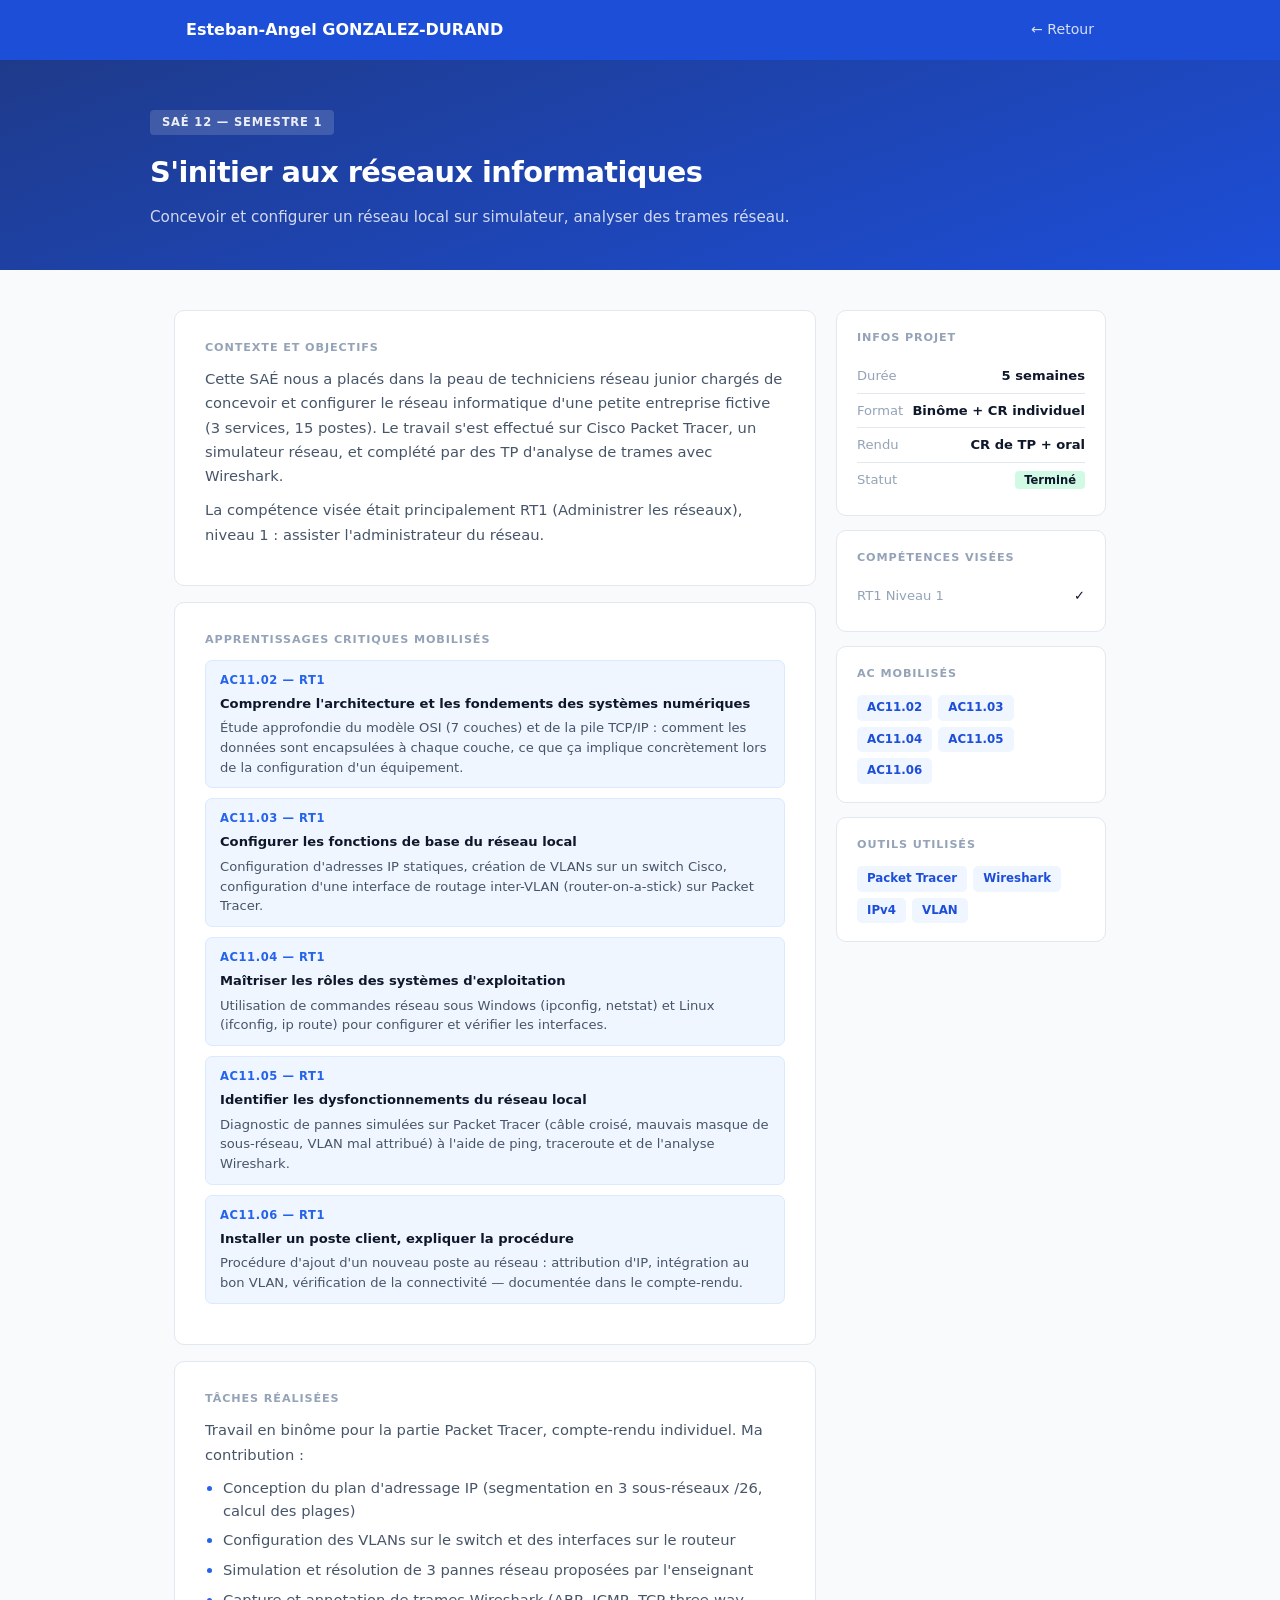
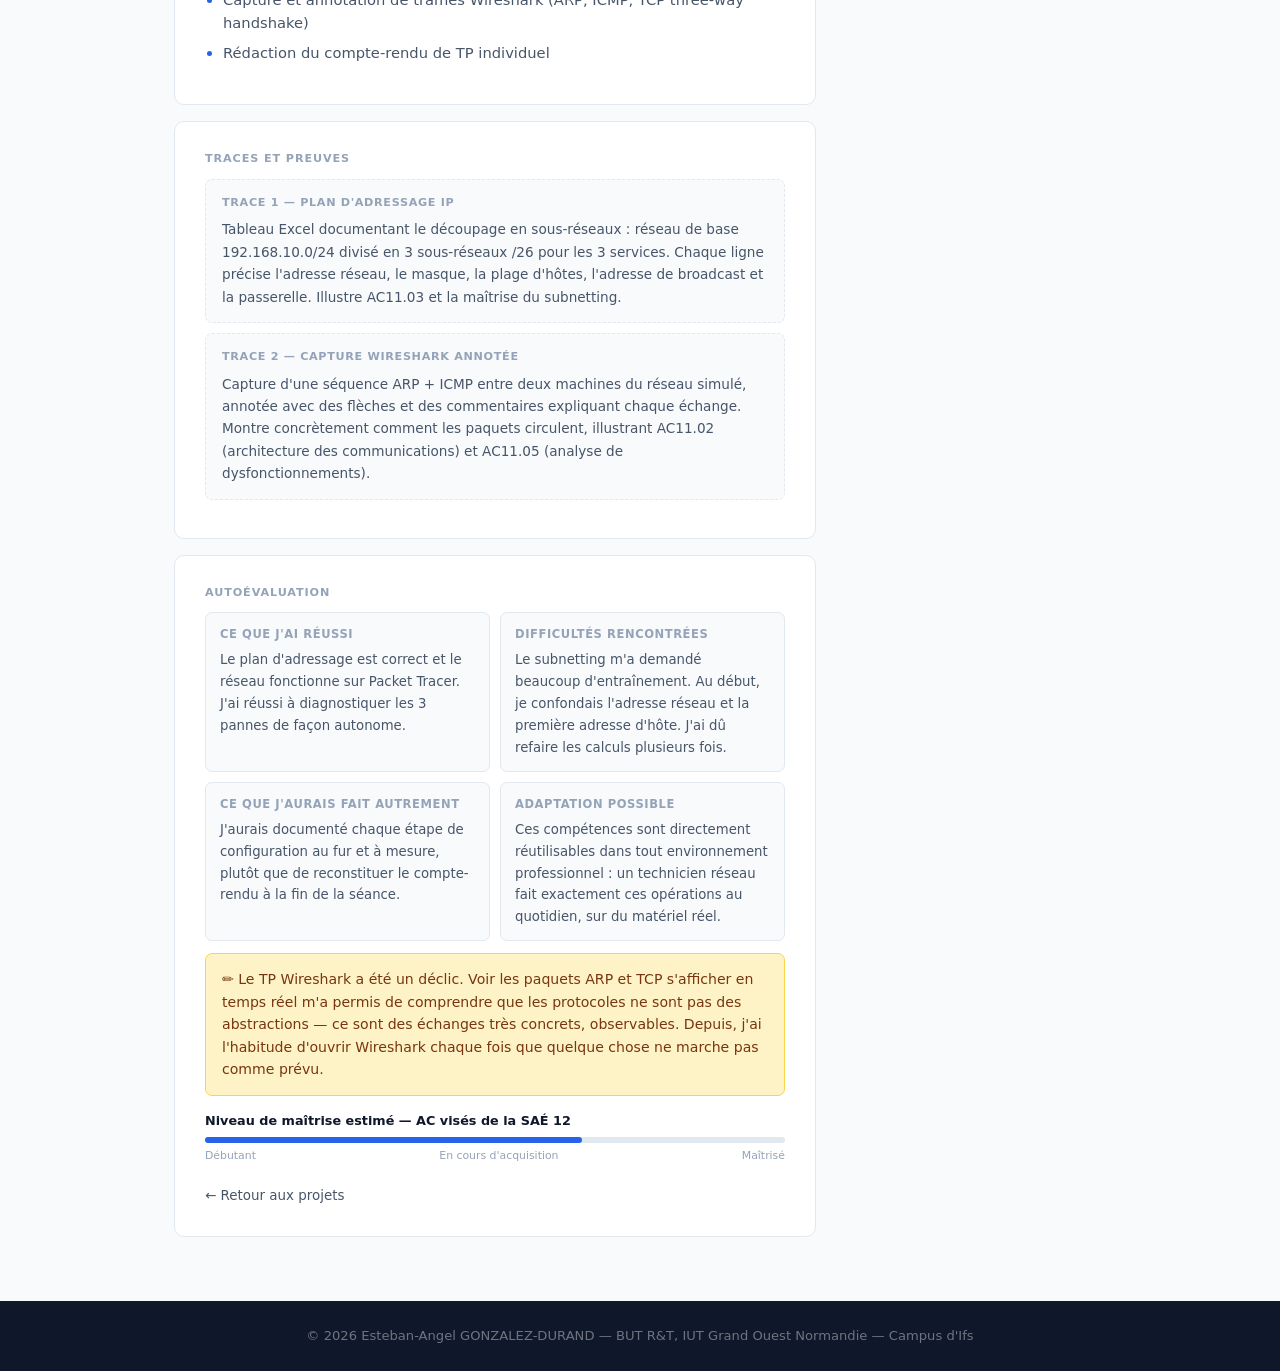
<file: sae12.html>
<!DOCTYPE html>
<html lang="fr">
<head>
    <meta charset="UTF-8">
    <meta name="viewport" content="width=device-width, initial-scale=1.0">
    <title>SAÉ 12 – Réseaux | Portfolio Esteban-Angel GONZALEZ-DURAND</title>
    <link rel="stylesheet" href="style.css">
</head>
<body>

<header>
    <nav>
        <a href="index.html" class="nav-name">Esteban-Angel GONZALEZ-DURAND</a>
        <div class="nav-links">
            <a href="index.html">← Retour</a>
        </div>
    </nav>
</header>

<div class="page-banner">
    <div class="page-banner-inner">
        <span class="num">SAÉ 12 — Semestre 1</span>
        <h1>S'initier aux réseaux informatiques</h1>
        <p class="tagline">Concevoir et configurer un réseau local sur simulateur, analyser des trames réseau.</p>
    </div>
</div>

<div class="container">
    <div class="detail-grid">

        <div>
            <div class="content-block">
                <h2>Contexte et objectifs</h2>
                <p>Cette SAÉ nous a placés dans la peau de techniciens réseau junior chargés de concevoir et configurer le réseau informatique d'une petite entreprise fictive (3 services, 15 postes). Le travail s'est effectué sur Cisco Packet Tracer, un simulateur réseau, et complété par des TP d'analyse de trames avec Wireshark.</p>
                <p>La compétence visée était principalement RT1 (Administrer les réseaux), niveau 1 : assister l'administrateur du réseau.</p>
            </div>

            <div class="content-block">
                <h2>Apprentissages Critiques mobilisés</h2>
                <div class="ac-list">
                    <div class="ac-item">
                        <div class="ac-code">AC11.02 — RT1</div>
                        <div class="ac-label">Comprendre l'architecture et les fondements des systèmes numériques</div>
                        <div class="ac-desc">Étude approfondie du modèle OSI (7 couches) et de la pile TCP/IP : comment les données sont encapsulées à chaque couche, ce que ça implique concrètement lors de la configuration d'un équipement.</div>
                    </div>
                    <div class="ac-item">
                        <div class="ac-code">AC11.03 — RT1</div>
                        <div class="ac-label">Configurer les fonctions de base du réseau local</div>
                        <div class="ac-desc">Configuration d'adresses IP statiques, création de VLANs sur un switch Cisco, configuration d'une interface de routage inter-VLAN (router-on-a-stick) sur Packet Tracer.</div>
                    </div>
                    <div class="ac-item">
                        <div class="ac-code">AC11.04 — RT1</div>
                        <div class="ac-label">Maîtriser les rôles des systèmes d'exploitation</div>
                        <div class="ac-desc">Utilisation de commandes réseau sous Windows (ipconfig, netstat) et Linux (ifconfig, ip route) pour configurer et vérifier les interfaces.</div>
                    </div>
                    <div class="ac-item">
                        <div class="ac-code">AC11.05 — RT1</div>
                        <div class="ac-label">Identifier les dysfonctionnements du réseau local</div>
                        <div class="ac-desc">Diagnostic de pannes simulées sur Packet Tracer (câble croisé, mauvais masque de sous-réseau, VLAN mal attribué) à l'aide de ping, traceroute et de l'analyse Wireshark.</div>
                    </div>
                    <div class="ac-item">
                        <div class="ac-code">AC11.06 — RT1</div>
                        <div class="ac-label">Installer un poste client, expliquer la procédure</div>
                        <div class="ac-desc">Procédure d'ajout d'un nouveau poste au réseau : attribution d'IP, intégration au bon VLAN, vérification de la connectivité — documentée dans le compte-rendu.</div>
                    </div>
                </div>
            </div>

            <div class="content-block">
                <h2>Tâches réalisées</h2>
                <p>Travail en binôme pour la partie Packet Tracer, compte-rendu individuel. Ma contribution :</p>
                <ul>
                    <li>Conception du plan d'adressage IP (segmentation en 3 sous-réseaux /26, calcul des plages)</li>
                    <li>Configuration des VLANs sur le switch et des interfaces sur le routeur</li>
                    <li>Simulation et résolution de 3 pannes réseau proposées par l'enseignant</li>
                    <li>Capture et annotation de trames Wireshark (ARP, ICMP, TCP three-way handshake)</li>
                    <li>Rédaction du compte-rendu de TP individuel</li>
                </ul>
            </div>

            <div class="content-block">
                <h2>Traces et preuves</h2>
                <div class="trace-block">
                    <div class="trace-label">Trace 1 — Plan d'adressage IP</div>
                    <p>Tableau Excel documentant le découpage en sous-réseaux : réseau de base 192.168.10.0/24 divisé en 3 sous-réseaux /26 pour les 3 services. Chaque ligne précise l'adresse réseau, le masque, la plage d'hôtes, l'adresse de broadcast et la passerelle. Illustre AC11.03 et la maîtrise du subnetting.</p>
                </div>
                <div class="trace-block">
                    <div class="trace-label">Trace 2 — Capture Wireshark annotée</div>
                    <p>Capture d'une séquence ARP + ICMP entre deux machines du réseau simulé, annotée avec des flèches et des commentaires expliquant chaque échange. Montre concrètement comment les paquets circulent, illustrant AC11.02 (architecture des communications) et AC11.05 (analyse de dysfonctionnements).</p>
                </div>
            </div>

            <div class="content-block">
                <h2>Autoévaluation</h2>
                <div class="autoeval-grid">
                    <div class="autoeval-item">
                        <div class="autoeval-title">Ce que j'ai réussi</div>
                        <p>Le plan d'adressage est correct et le réseau fonctionne sur Packet Tracer. J'ai réussi à diagnostiquer les 3 pannes de façon autonome.</p>
                    </div>
                    <div class="autoeval-item">
                        <div class="autoeval-title">Difficultés rencontrées</div>
                        <p>Le subnetting m'a demandé beaucoup d'entraînement. Au début, je confondais l'adresse réseau et la première adresse d'hôte. J'ai dû refaire les calculs plusieurs fois.</p>
                    </div>
                    <div class="autoeval-item">
                        <div class="autoeval-title">Ce que j'aurais fait autrement</div>
                        <p>J'aurais documenté chaque étape de configuration au fur et à mesure, plutôt que de reconstituer le compte-rendu à la fin de la séance.</p>
                    </div>
                    <div class="autoeval-item">
                        <div class="autoeval-title">Adaptation possible</div>
                        <p>Ces compétences sont directement réutilisables dans tout environnement professionnel : un technicien réseau fait exactement ces opérations au quotidien, sur du matériel réel.</p>
                    </div>
                </div>
                <div class="note-perso">
                    ✏️ Le TP Wireshark a été un déclic. Voir les paquets ARP et TCP s'afficher en temps réel m'a permis de comprendre que les protocoles ne sont pas des abstractions — ce sont des échanges très concrets, observables. Depuis, j'ai l'habitude d'ouvrir Wireshark chaque fois que quelque chose ne marche pas comme prévu.
                </div>
                <div class="niveau-bar">
                    <div class="niveau-label">Niveau de maîtrise estimé — AC visés de la SAÉ 12</div>
                    <div class="niveau-track"><div class="niveau-fill" style="width:65%"></div></div>
                    <div class="niveau-ticks"><span>Débutant</span><span>En cours d'acquisition</span><span>Maîtrisé</span></div>
                </div>
                <a href="index.html" class="back">← Retour aux projets</a>
            </div>
        </div>

        <div class="sidebar">
            <div class="sidebar-card">
                <h3>Infos projet</h3>
                <div class="info-row"><span>Durée</span><span>5 semaines</span></div>
                <div class="info-row"><span>Format</span><span>Binôme + CR individuel</span></div>
                <div class="info-row"><span>Rendu</span><span>CR de TP + oral</span></div>
                <div class="info-row"><span>Statut</span><span><span class="badge-ok">Terminé</span></span></div>
            </div>
            <div class="sidebar-card">
                <h3>Compétences visées</h3>
                <div class="info-row"><span>RT1 Niveau 1</span><span>✓</span></div>
            </div>
            <div class="sidebar-card">
                <h3>AC mobilisés</h3>
                <div class="tech-tags">
                    <span class="tech-tag">AC11.02</span>
                    <span class="tech-tag">AC11.03</span>
                    <span class="tech-tag">AC11.04</span>
                    <span class="tech-tag">AC11.05</span>
                    <span class="tech-tag">AC11.06</span>
                </div>
            </div>
            <div class="sidebar-card">
                <h3>Outils utilisés</h3>
                <div class="tech-tags">
                    <span class="tech-tag">Packet Tracer</span>
                    <span class="tech-tag">Wireshark</span>
                    <span class="tech-tag">IPv4</span>
                    <span class="tech-tag">VLAN</span>
                </div>
            </div>
        </div>

    </div>
</div>

<footer>
    <p>© 2026 Esteban-Angel GONZALEZ-DURAND — BUT R&T, IUT Grand Ouest Normandie — Campus d'Ifs</p>
</footer>
</body>
</html>
</file>
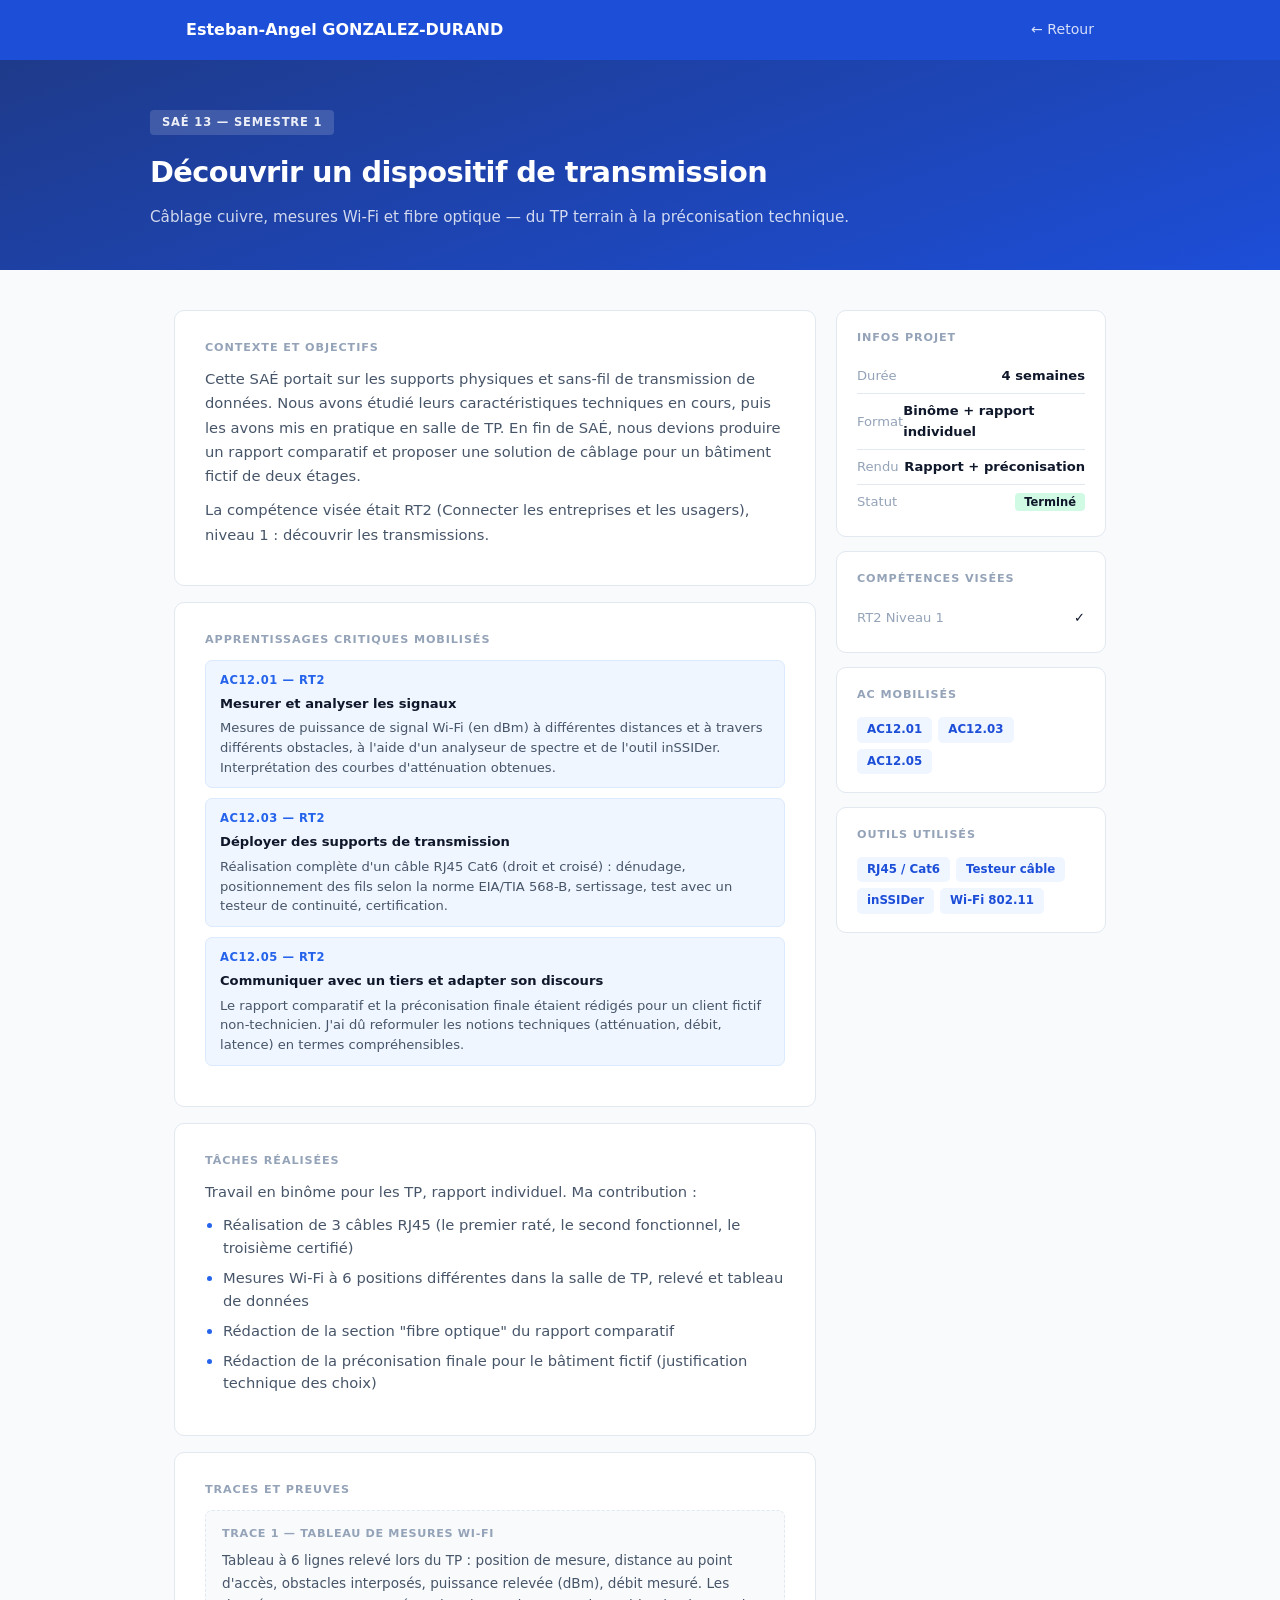
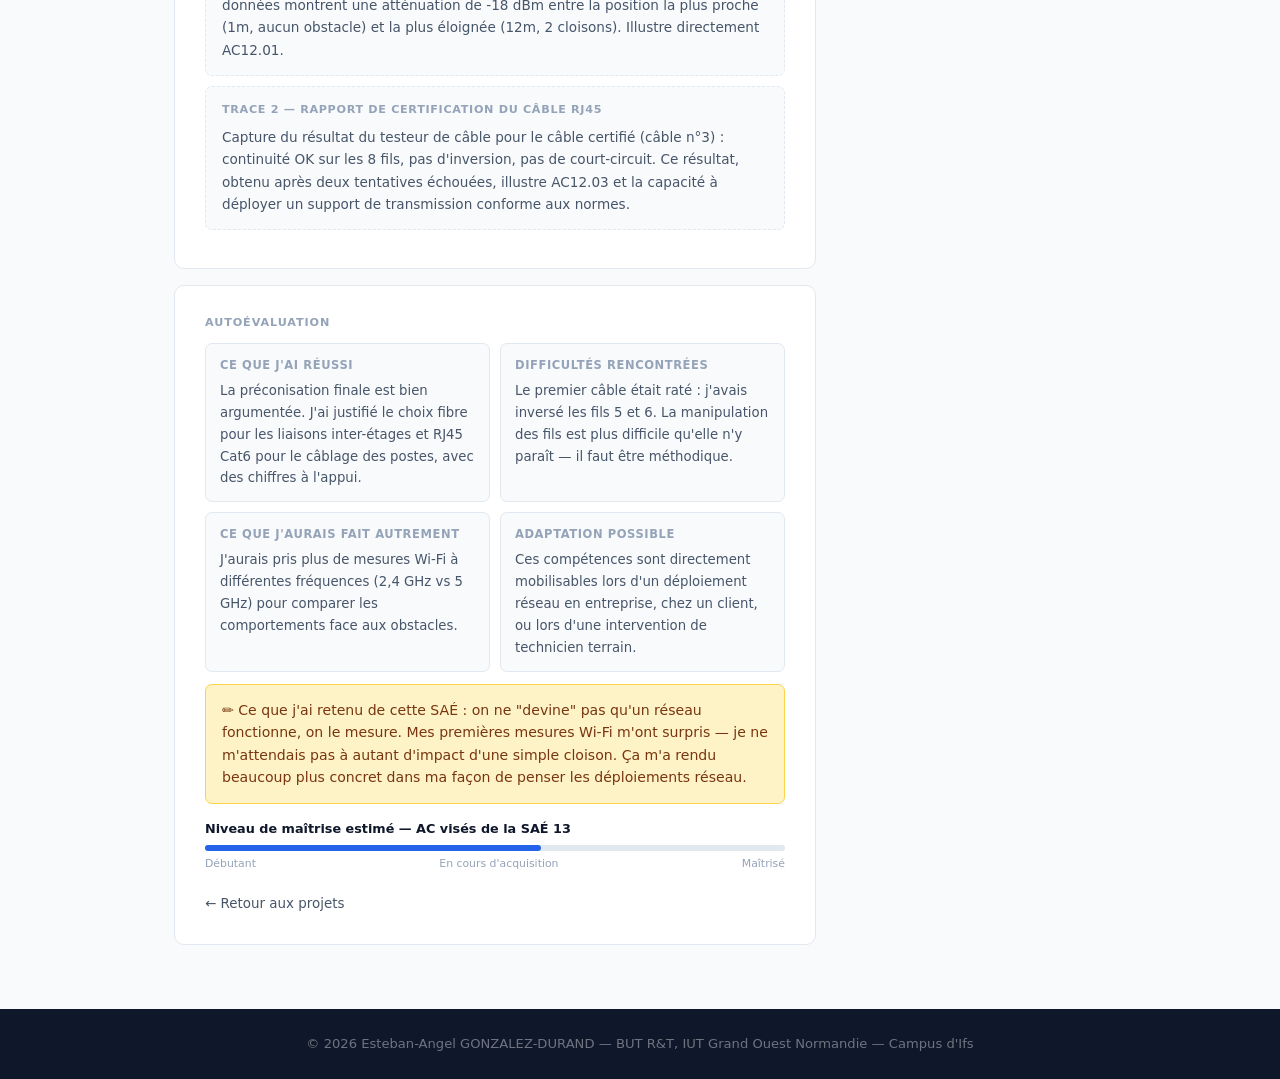
<file: sae13.html>
<!DOCTYPE html>
<html lang="fr">
<head>
    <meta charset="UTF-8">
    <meta name="viewport" content="width=device-width, initial-scale=1.0">
    <title>SAÉ 13 – Transmission | Portfolio Esteban-Angel GONZALEZ-DURAND</title>
    <link rel="stylesheet" href="style.css">
</head>
<body>

<header>
    <nav>
        <a href="index.html" class="nav-name">Esteban-Angel GONZALEZ-DURAND</a>
        <div class="nav-links">
            <a href="index.html">← Retour</a>
        </div>
    </nav>
</header>

<div class="page-banner">
    <div class="page-banner-inner">
        <span class="num">SAÉ 13 — Semestre 1</span>
        <h1>Découvrir un dispositif de transmission</h1>
        <p class="tagline">Câblage cuivre, mesures Wi-Fi et fibre optique — du TP terrain à la préconisation technique.</p>
    </div>
</div>

<div class="container">
    <div class="detail-grid">

        <div>
            <div class="content-block">
                <h2>Contexte et objectifs</h2>
                <p>Cette SAÉ portait sur les supports physiques et sans-fil de transmission de données. Nous avons étudié leurs caractéristiques techniques en cours, puis les avons mis en pratique en salle de TP. En fin de SAÉ, nous devions produire un rapport comparatif et proposer une solution de câblage pour un bâtiment fictif de deux étages.</p>
                <p>La compétence visée était RT2 (Connecter les entreprises et les usagers), niveau 1 : découvrir les transmissions.</p>
            </div>

            <div class="content-block">
                <h2>Apprentissages Critiques mobilisés</h2>
                <div class="ac-list">
                    <div class="ac-item">
                        <div class="ac-code">AC12.01 — RT2</div>
                        <div class="ac-label">Mesurer et analyser les signaux</div>
                        <div class="ac-desc">Mesures de puissance de signal Wi-Fi (en dBm) à différentes distances et à travers différents obstacles, à l'aide d'un analyseur de spectre et de l'outil inSSIDer. Interprétation des courbes d'atténuation obtenues.</div>
                    </div>
                    <div class="ac-item">
                        <div class="ac-code">AC12.03 — RT2</div>
                        <div class="ac-label">Déployer des supports de transmission</div>
                        <div class="ac-desc">Réalisation complète d'un câble RJ45 Cat6 (droit et croisé) : dénudage, positionnement des fils selon la norme EIA/TIA 568-B, sertissage, test avec un testeur de continuité, certification.</div>
                    </div>
                    <div class="ac-item">
                        <div class="ac-code">AC12.05 — RT2</div>
                        <div class="ac-label">Communiquer avec un tiers et adapter son discours</div>
                        <div class="ac-desc">Le rapport comparatif et la préconisation finale étaient rédigés pour un client fictif non-technicien. J'ai dû reformuler les notions techniques (atténuation, débit, latence) en termes compréhensibles.</div>
                    </div>
                </div>
            </div>

            <div class="content-block">
                <h2>Tâches réalisées</h2>
                <p>Travail en binôme pour les TP, rapport individuel. Ma contribution :</p>
                <ul>
                    <li>Réalisation de 3 câbles RJ45 (le premier raté, le second fonctionnel, le troisième certifié)</li>
                    <li>Mesures Wi-Fi à 6 positions différentes dans la salle de TP, relevé et tableau de données</li>
                    <li>Rédaction de la section "fibre optique" du rapport comparatif</li>
                    <li>Rédaction de la préconisation finale pour le bâtiment fictif (justification technique des choix)</li>
                </ul>
            </div>

            <div class="content-block">
                <h2>Traces et preuves</h2>
                <div class="trace-block">
                    <div class="trace-label">Trace 1 — Tableau de mesures Wi-Fi</div>
                    <p>Tableau à 6 lignes relevé lors du TP : position de mesure, distance au point d'accès, obstacles interposés, puissance relevée (dBm), débit mesuré. Les données montrent une atténuation de -18 dBm entre la position la plus proche (1m, aucun obstacle) et la plus éloignée (12m, 2 cloisons). Illustre directement AC12.01.</p>
                </div>
                <div class="trace-block">
                    <div class="trace-label">Trace 2 — Rapport de certification du câble RJ45</div>
                    <p>Capture du résultat du testeur de câble pour le câble certifié (câble n°3) : continuité OK sur les 8 fils, pas d'inversion, pas de court-circuit. Ce résultat, obtenu après deux tentatives échouées, illustre AC12.03 et la capacité à déployer un support de transmission conforme aux normes.</p>
                </div>
            </div>

            <div class="content-block">
                <h2>Autoévaluation</h2>
                <div class="autoeval-grid">
                    <div class="autoeval-item">
                        <div class="autoeval-title">Ce que j'ai réussi</div>
                        <p>La préconisation finale est bien argumentée. J'ai justifié le choix fibre pour les liaisons inter-étages et RJ45 Cat6 pour le câblage des postes, avec des chiffres à l'appui.</p>
                    </div>
                    <div class="autoeval-item">
                        <div class="autoeval-title">Difficultés rencontrées</div>
                        <p>Le premier câble était raté : j'avais inversé les fils 5 et 6. La manipulation des fils est plus difficile qu'elle n'y paraît — il faut être méthodique.</p>
                    </div>
                    <div class="autoeval-item">
                        <div class="autoeval-title">Ce que j'aurais fait autrement</div>
                        <p>J'aurais pris plus de mesures Wi-Fi à différentes fréquences (2,4 GHz vs 5 GHz) pour comparer les comportements face aux obstacles.</p>
                    </div>
                    <div class="autoeval-item">
                        <div class="autoeval-title">Adaptation possible</div>
                        <p>Ces compétences sont directement mobilisables lors d'un déploiement réseau en entreprise, chez un client, ou lors d'une intervention de technicien terrain.</p>
                    </div>
                </div>
                <div class="note-perso">
                    ✏️ Ce que j'ai retenu de cette SAÉ : on ne "devine" pas qu'un réseau fonctionne, on le mesure. Mes premières mesures Wi-Fi m'ont surpris — je ne m'attendais pas à autant d'impact d'une simple cloison. Ça m'a rendu beaucoup plus concret dans ma façon de penser les déploiements réseau.
                </div>
                <div class="niveau-bar">
                    <div class="niveau-label">Niveau de maîtrise estimé — AC visés de la SAÉ 13</div>
                    <div class="niveau-track"><div class="niveau-fill" style="width:58%"></div></div>
                    <div class="niveau-ticks"><span>Débutant</span><span>En cours d'acquisition</span><span>Maîtrisé</span></div>
                </div>
                <a href="index.html" class="back">← Retour aux projets</a>
            </div>
        </div>

        <div class="sidebar">
            <div class="sidebar-card">
                <h3>Infos projet</h3>
                <div class="info-row"><span>Durée</span><span>4 semaines</span></div>
                <div class="info-row"><span>Format</span><span>Binôme + rapport individuel</span></div>
                <div class="info-row"><span>Rendu</span><span>Rapport + préconisation</span></div>
                <div class="info-row"><span>Statut</span><span><span class="badge-ok">Terminé</span></span></div>
            </div>
            <div class="sidebar-card">
                <h3>Compétences visées</h3>
                <div class="info-row"><span>RT2 Niveau 1</span><span>✓</span></div>
            </div>
            <div class="sidebar-card">
                <h3>AC mobilisés</h3>
                <div class="tech-tags">
                    <span class="tech-tag">AC12.01</span>
                    <span class="tech-tag">AC12.03</span>
                    <span class="tech-tag">AC12.05</span>
                </div>
            </div>
            <div class="sidebar-card">
                <h3>Outils utilisés</h3>
                <div class="tech-tags">
                    <span class="tech-tag">RJ45 / Cat6</span>
                    <span class="tech-tag">Testeur câble</span>
                    <span class="tech-tag">inSSIDer</span>
                    <span class="tech-tag">Wi-Fi 802.11</span>
                </div>
            </div>
        </div>

    </div>
</div>

<footer>
    <p>© 2026 Esteban-Angel GONZALEZ-DURAND — BUT R&T, IUT Grand Ouest Normandie — Campus d'Ifs</p>
</footer>
</body>
</html>
</file>
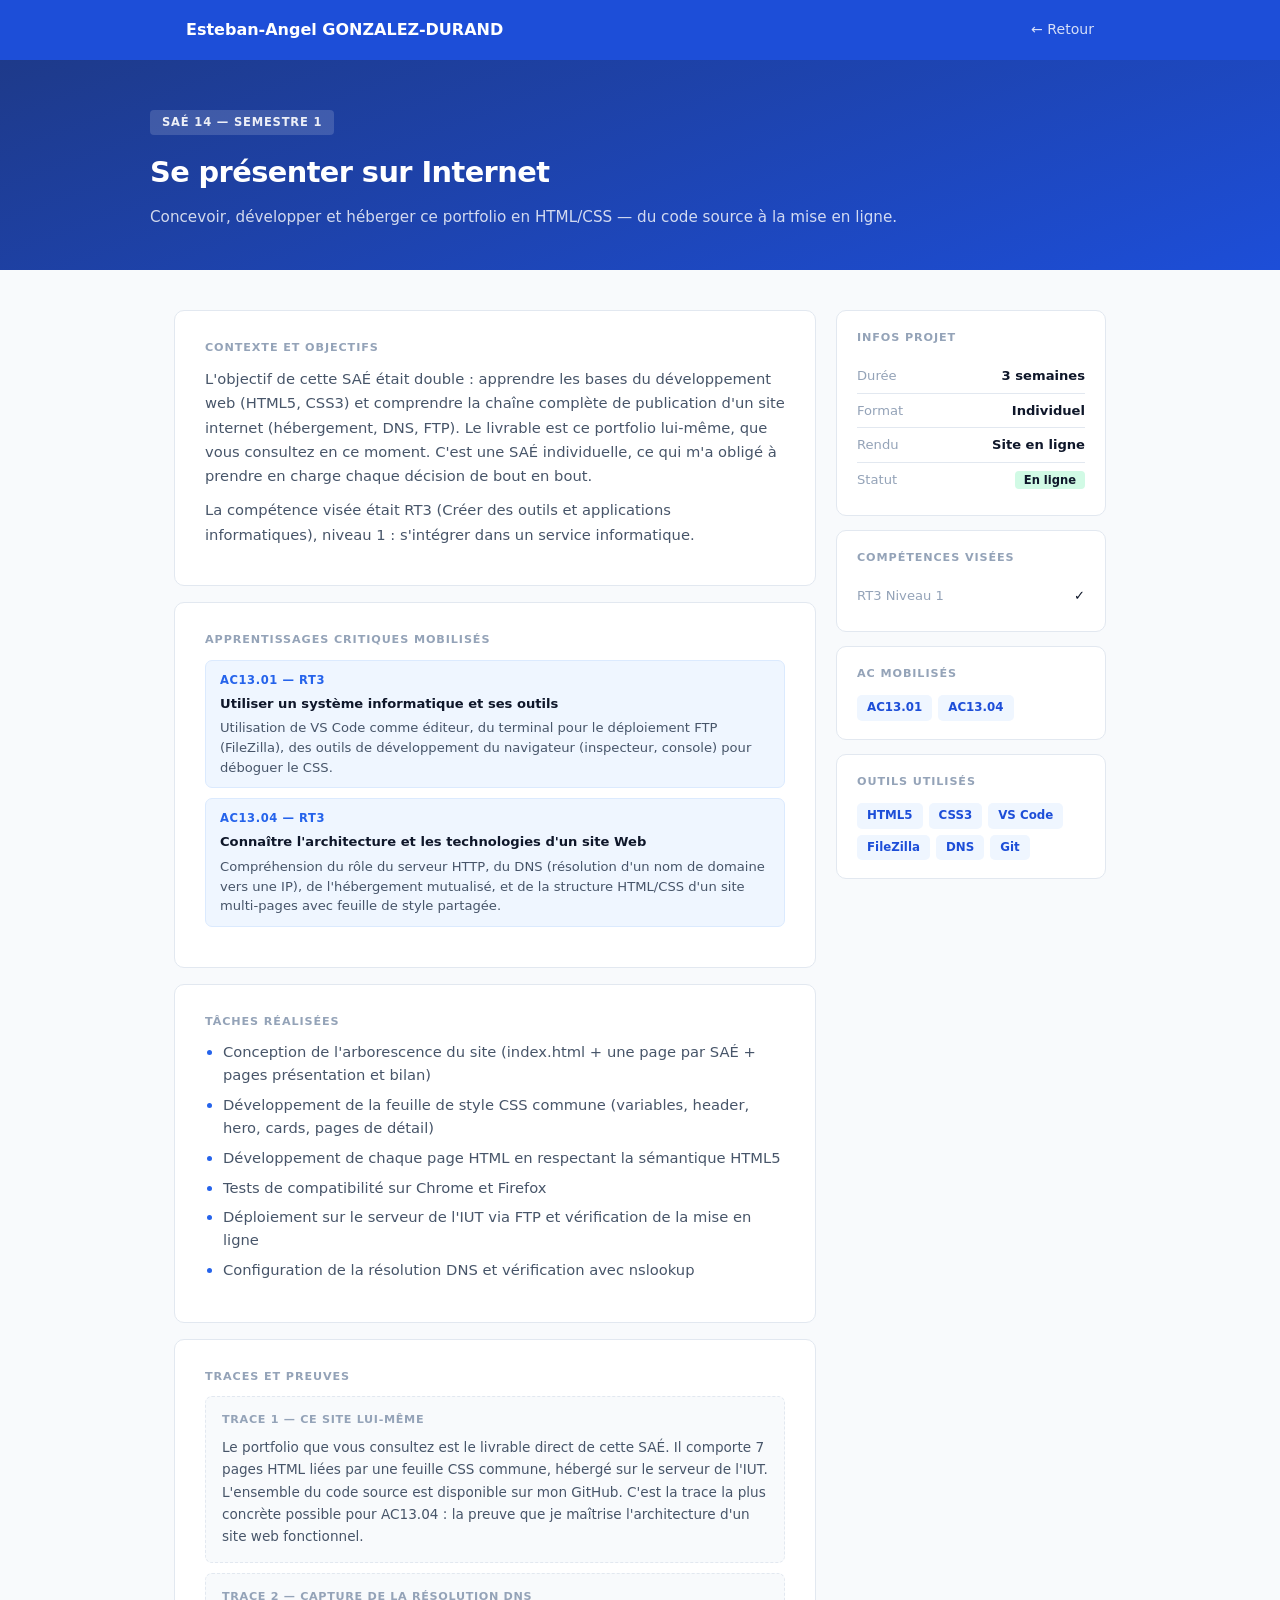
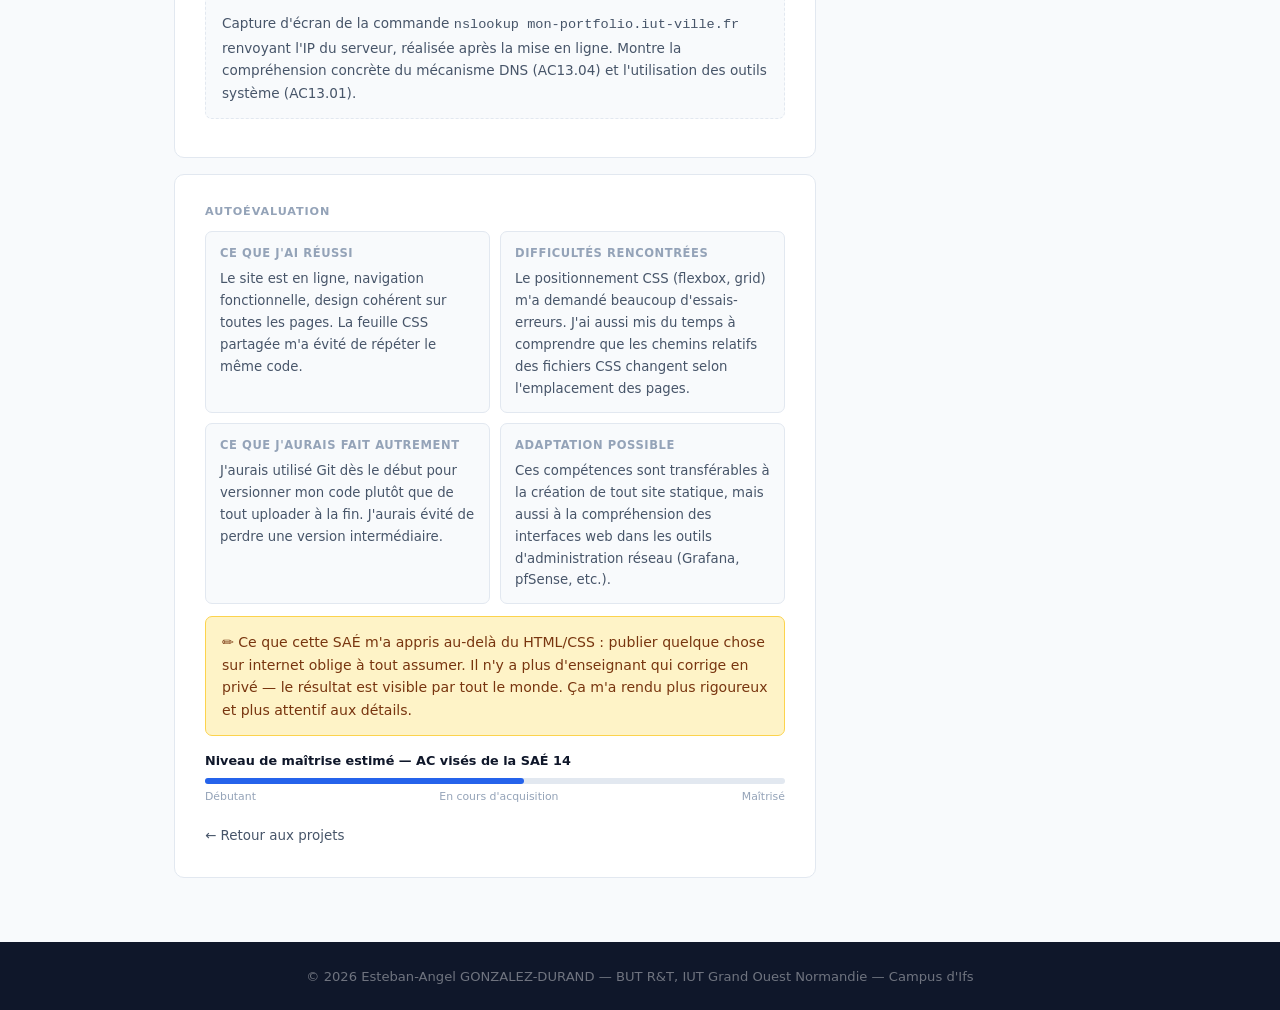
<file: sae14.html>
<!DOCTYPE html>
<html lang="fr">
<head>
    <meta charset="UTF-8">
    <meta name="viewport" content="width=device-width, initial-scale=1.0">
    <title>SAÉ 14 – Portfolio web | Portfolio Esteban-Angel GONZALEZ-DURAND</title>
    <link rel="stylesheet" href="style.css">
</head>
<body>

<header>
    <nav>
        <a href="index.html" class="nav-name">Esteban-Angel GONZALEZ-DURAND</a>
        <div class="nav-links">
            <a href="index.html">← Retour</a>
        </div>
    </nav>
</header>

<div class="page-banner">
    <div class="page-banner-inner">
        <span class="num">SAÉ 14 — Semestre 1</span>
        <h1>Se présenter sur Internet</h1>
        <p class="tagline">Concevoir, développer et héberger ce portfolio en HTML/CSS — du code source à la mise en ligne.</p>
    </div>
</div>

<div class="container">
    <div class="detail-grid">

        <div>
            <div class="content-block">
                <h2>Contexte et objectifs</h2>
                <p>L'objectif de cette SAÉ était double : apprendre les bases du développement web (HTML5, CSS3) et comprendre la chaîne complète de publication d'un site internet (hébergement, DNS, FTP). Le livrable est ce portfolio lui-même, que vous consultez en ce moment. C'est une SAÉ individuelle, ce qui m'a obligé à prendre en charge chaque décision de bout en bout.</p>
                <p>La compétence visée était RT3 (Créer des outils et applications informatiques), niveau 1 : s'intégrer dans un service informatique.</p>
            </div>

            <div class="content-block">
                <h2>Apprentissages Critiques mobilisés</h2>
                <div class="ac-list">
                    <div class="ac-item">
                        <div class="ac-code">AC13.01 — RT3</div>
                        <div class="ac-label">Utiliser un système informatique et ses outils</div>
                        <div class="ac-desc">Utilisation de VS Code comme éditeur, du terminal pour le déploiement FTP (FileZilla), des outils de développement du navigateur (inspecteur, console) pour déboguer le CSS.</div>
                    </div>
                    <div class="ac-item">
                        <div class="ac-code">AC13.04 — RT3</div>
                        <div class="ac-label">Connaître l'architecture et les technologies d'un site Web</div>
                        <div class="ac-desc">Compréhension du rôle du serveur HTTP, du DNS (résolution d'un nom de domaine vers une IP), de l'hébergement mutualisé, et de la structure HTML/CSS d'un site multi-pages avec feuille de style partagée.</div>
                    </div>
                </div>
            </div>

            <div class="content-block">
                <h2>Tâches réalisées</h2>
                <ul>
                    <li>Conception de l'arborescence du site (index.html + une page par SAÉ + pages présentation et bilan)</li>
                    <li>Développement de la feuille de style CSS commune (variables, header, hero, cards, pages de détail)</li>
                    <li>Développement de chaque page HTML en respectant la sémantique HTML5</li>
                    <li>Tests de compatibilité sur Chrome et Firefox</li>
                    <li>Déploiement sur le serveur de l'IUT via FTP et vérification de la mise en ligne</li>
                    <li>Configuration de la résolution DNS et vérification avec nslookup</li>
                </ul>
            </div>

            <div class="content-block">
                <h2>Traces et preuves</h2>
                <div class="trace-block">
                    <div class="trace-label">Trace 1 — Ce site lui-même</div>
                    <p>Le portfolio que vous consultez est le livrable direct de cette SAÉ. Il comporte 7 pages HTML liées par une feuille CSS commune, hébergé sur le serveur de l'IUT. L'ensemble du code source est disponible sur mon GitHub. C'est la trace la plus concrète possible pour AC13.04 : la preuve que je maîtrise l'architecture d'un site web fonctionnel.</p>
                </div>
                <div class="trace-block">
                    <div class="trace-label">Trace 2 — Capture de la résolution DNS</div>
                    <p>Capture d'écran de la commande <code>nslookup mon-portfolio.iut-ville.fr</code> renvoyant l'IP du serveur, réalisée après la mise en ligne. Montre la compréhension concrète du mécanisme DNS (AC13.04) et l'utilisation des outils système (AC13.01).</p>
                </div>
            </div>

            <div class="content-block">
                <h2>Autoévaluation</h2>
                <div class="autoeval-grid">
                    <div class="autoeval-item">
                        <div class="autoeval-title">Ce que j'ai réussi</div>
                        <p>Le site est en ligne, navigation fonctionnelle, design cohérent sur toutes les pages. La feuille CSS partagée m'a évité de répéter le même code.</p>
                    </div>
                    <div class="autoeval-item">
                        <div class="autoeval-title">Difficultés rencontrées</div>
                        <p>Le positionnement CSS (flexbox, grid) m'a demandé beaucoup d'essais-erreurs. J'ai aussi mis du temps à comprendre que les chemins relatifs des fichiers CSS changent selon l'emplacement des pages.</p>
                    </div>
                    <div class="autoeval-item">
                        <div class="autoeval-title">Ce que j'aurais fait autrement</div>
                        <p>J'aurais utilisé Git dès le début pour versionner mon code plutôt que de tout uploader à la fin. J'aurais évité de perdre une version intermédiaire.</p>
                    </div>
                    <div class="autoeval-item">
                        <div class="autoeval-title">Adaptation possible</div>
                        <p>Ces compétences sont transférables à la création de tout site statique, mais aussi à la compréhension des interfaces web dans les outils d'administration réseau (Grafana, pfSense, etc.).</p>
                    </div>
                </div>
                <div class="note-perso">
                    ✏️ Ce que cette SAÉ m'a appris au-delà du HTML/CSS : publier quelque chose sur internet oblige à tout assumer. Il n'y a plus d'enseignant qui corrige en privé — le résultat est visible par tout le monde. Ça m'a rendu plus rigoureux et plus attentif aux détails.
                </div>
                <div class="niveau-bar">
                    <div class="niveau-label">Niveau de maîtrise estimé — AC visés de la SAÉ 14</div>
                    <div class="niveau-track"><div class="niveau-fill" style="width:55%"></div></div>
                    <div class="niveau-ticks"><span>Débutant</span><span>En cours d'acquisition</span><span>Maîtrisé</span></div>
                </div>
                <a href="index.html" class="back">← Retour aux projets</a>
            </div>
        </div>

        <div class="sidebar">
            <div class="sidebar-card">
                <h3>Infos projet</h3>
                <div class="info-row"><span>Durée</span><span>3 semaines</span></div>
                <div class="info-row"><span>Format</span><span>Individuel</span></div>
                <div class="info-row"><span>Rendu</span><span>Site en ligne</span></div>
                <div class="info-row"><span>Statut</span><span><span class="badge-ok">En ligne</span></span></div>
            </div>
            <div class="sidebar-card">
                <h3>Compétences visées</h3>
                <div class="info-row"><span>RT3 Niveau 1</span><span>✓</span></div>
            </div>
            <div class="sidebar-card">
                <h3>AC mobilisés</h3>
                <div class="tech-tags">
                    <span class="tech-tag">AC13.01</span>
                    <span class="tech-tag">AC13.04</span>
                </div>
            </div>
            <div class="sidebar-card">
                <h3>Outils utilisés</h3>
                <div class="tech-tags">
                    <span class="tech-tag">HTML5</span>
                    <span class="tech-tag">CSS3</span>
                    <span class="tech-tag">VS Code</span>
                    <span class="tech-tag">FileZilla</span>
                    <span class="tech-tag">DNS</span>
                    <span class="tech-tag">Git</span>
                </div>
            </div>
        </div>

    </div>
</div>

<footer>
    <p>© 2026 Esteban-Angel GONZALEZ-DURAND — BUT R&T, IUT Grand Ouest Normandie — Campus d'Ifs</p>
</footer>
</body>
</html>
</file>
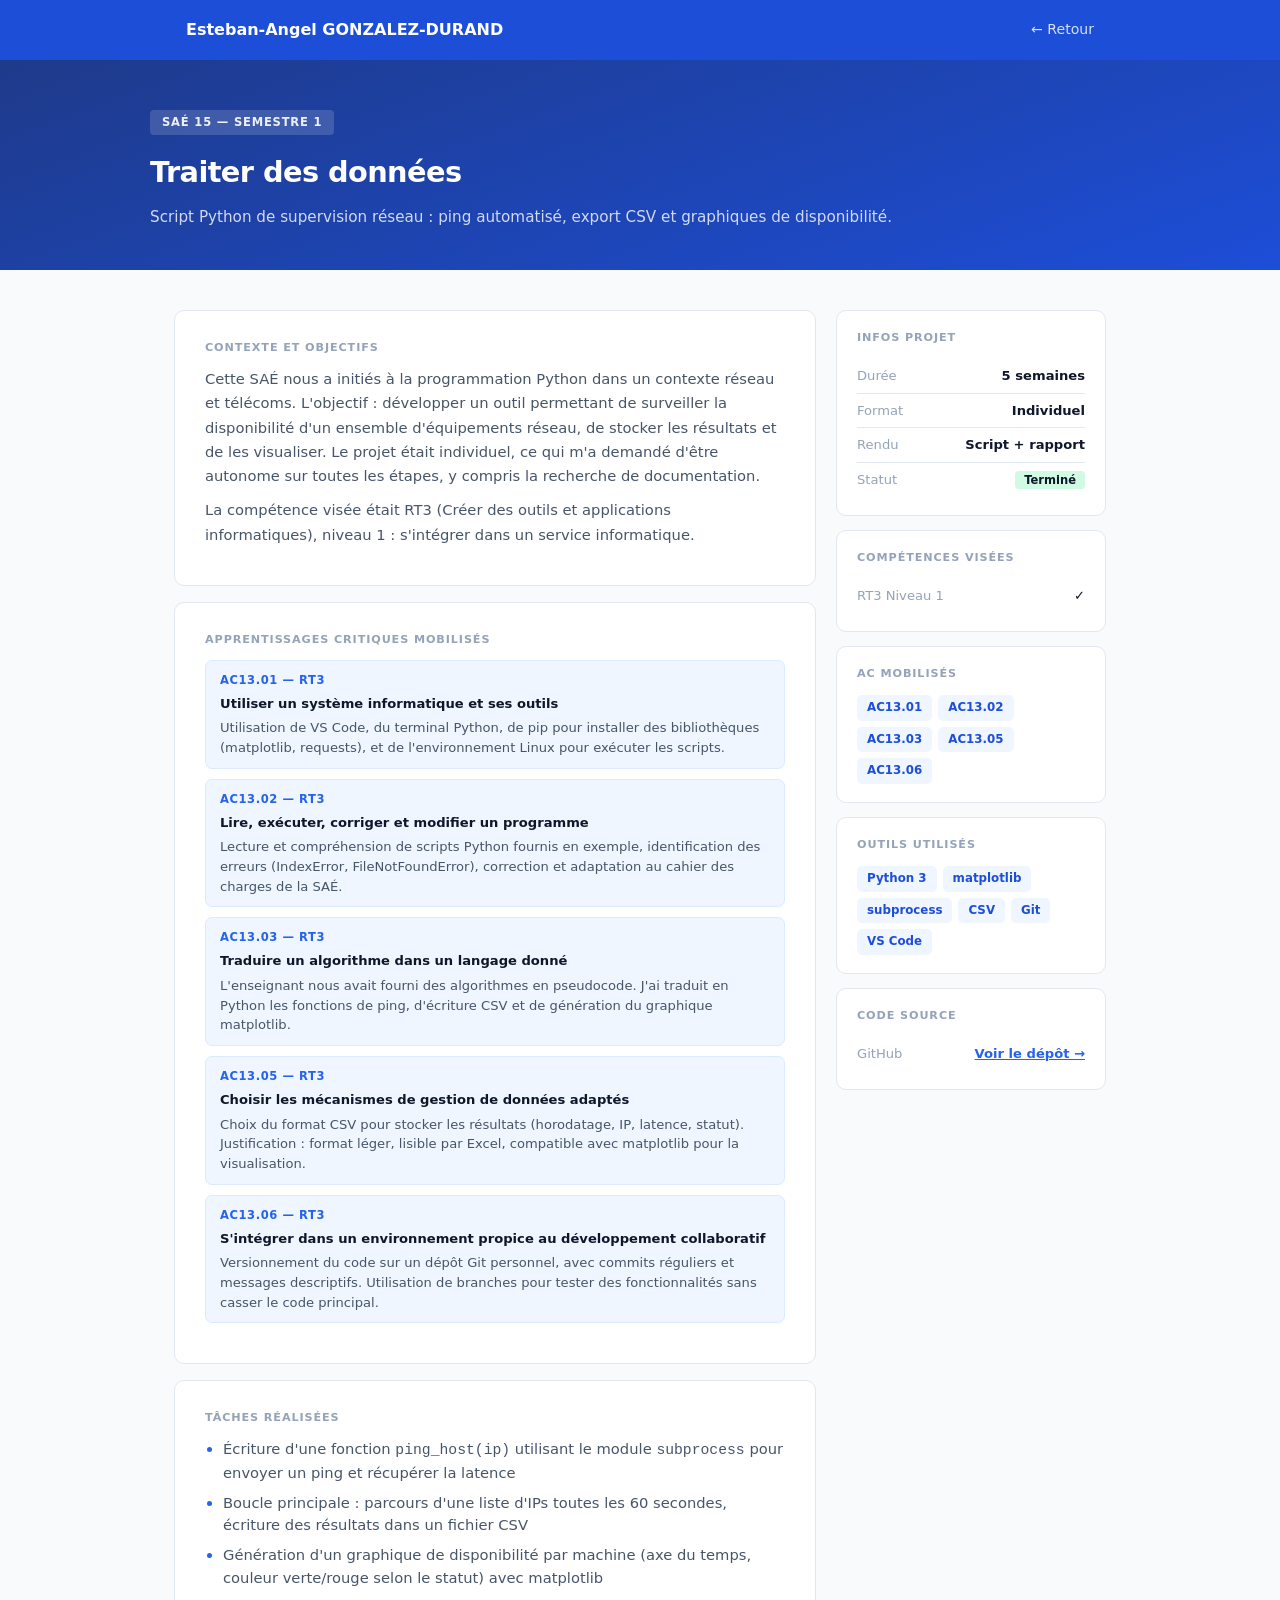
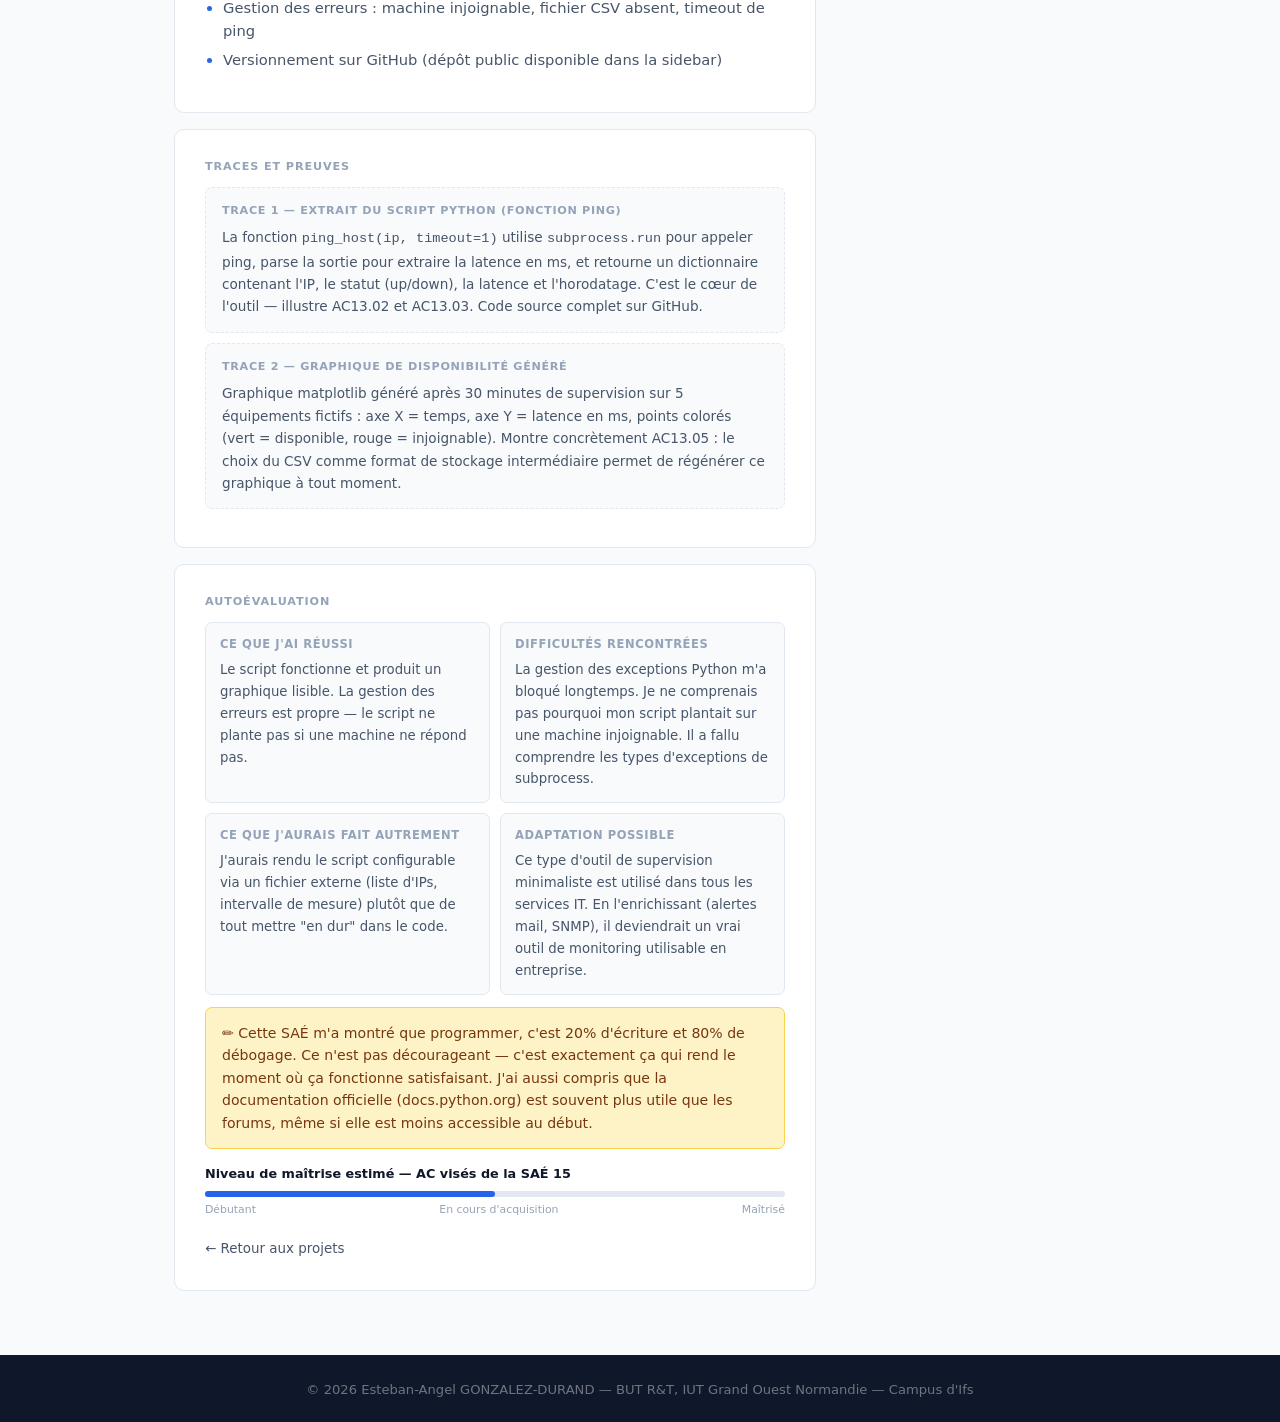
<file: sae15.html>
<!DOCTYPE html>
<html lang="fr">
<head>
    <meta charset="UTF-8">
    <meta name="viewport" content="width=device-width, initial-scale=1.0">
    <title>SAÉ 15 – Python | Portfolio Esteban-Angel GONZALEZ-DURAND</title>
    <link rel="stylesheet" href="style.css">
</head>
<body>

<header>
    <nav>
        <a href="index.html" class="nav-name">Esteban-Angel GONZALEZ-DURAND</a>
        <div class="nav-links">
            <a href="index.html">← Retour</a>
        </div>
    </nav>
</header>

<div class="page-banner">
    <div class="page-banner-inner">
        <span class="num">SAÉ 15 — Semestre 1</span>
        <h1>Traiter des données</h1>
        <p class="tagline">Script Python de supervision réseau : ping automatisé, export CSV et graphiques de disponibilité.</p>
    </div>
</div>

<div class="container">
    <div class="detail-grid">

        <div>
            <div class="content-block">
                <h2>Contexte et objectifs</h2>
                <p>Cette SAÉ nous a initiés à la programmation Python dans un contexte réseau et télécoms. L'objectif : développer un outil permettant de surveiller la disponibilité d'un ensemble d'équipements réseau, de stocker les résultats et de les visualiser. Le projet était individuel, ce qui m'a demandé d'être autonome sur toutes les étapes, y compris la recherche de documentation.</p>
                <p>La compétence visée était RT3 (Créer des outils et applications informatiques), niveau 1 : s'intégrer dans un service informatique.</p>
            </div>

            <div class="content-block">
                <h2>Apprentissages Critiques mobilisés</h2>
                <div class="ac-list">
                    <div class="ac-item">
                        <div class="ac-code">AC13.01 — RT3</div>
                        <div class="ac-label">Utiliser un système informatique et ses outils</div>
                        <div class="ac-desc">Utilisation de VS Code, du terminal Python, de pip pour installer des bibliothèques (matplotlib, requests), et de l'environnement Linux pour exécuter les scripts.</div>
                    </div>
                    <div class="ac-item">
                        <div class="ac-code">AC13.02 — RT3</div>
                        <div class="ac-label">Lire, exécuter, corriger et modifier un programme</div>
                        <div class="ac-desc">Lecture et compréhension de scripts Python fournis en exemple, identification des erreurs (IndexError, FileNotFoundError), correction et adaptation au cahier des charges de la SAÉ.</div>
                    </div>
                    <div class="ac-item">
                        <div class="ac-code">AC13.03 — RT3</div>
                        <div class="ac-label">Traduire un algorithme dans un langage donné</div>
                        <div class="ac-desc">L'enseignant nous avait fourni des algorithmes en pseudocode. J'ai traduit en Python les fonctions de ping, d'écriture CSV et de génération du graphique matplotlib.</div>
                    </div>
                    <div class="ac-item">
                        <div class="ac-code">AC13.05 — RT3</div>
                        <div class="ac-label">Choisir les mécanismes de gestion de données adaptés</div>
                        <div class="ac-desc">Choix du format CSV pour stocker les résultats (horodatage, IP, latence, statut). Justification : format léger, lisible par Excel, compatible avec matplotlib pour la visualisation.</div>
                    </div>
                    <div class="ac-item">
                        <div class="ac-code">AC13.06 — RT3</div>
                        <div class="ac-label">S'intégrer dans un environnement propice au développement collaboratif</div>
                        <div class="ac-desc">Versionnement du code sur un dépôt Git personnel, avec commits réguliers et messages descriptifs. Utilisation de branches pour tester des fonctionnalités sans casser le code principal.</div>
                    </div>
                </div>
            </div>

            <div class="content-block">
                <h2>Tâches réalisées</h2>
                <ul>
                    <li>Écriture d'une fonction <code>ping_host(ip)</code> utilisant le module <code>subprocess</code> pour envoyer un ping et récupérer la latence</li>
                    <li>Boucle principale : parcours d'une liste d'IPs toutes les 60 secondes, écriture des résultats dans un fichier CSV</li>
                    <li>Génération d'un graphique de disponibilité par machine (axe du temps, couleur verte/rouge selon le statut) avec matplotlib</li>
                    <li>Gestion des erreurs : machine injoignable, fichier CSV absent, timeout de ping</li>
                    <li>Versionnement sur GitHub (dépôt public disponible dans la sidebar)</li>
                </ul>
            </div>

            <div class="content-block">
                <h2>Traces et preuves</h2>
                <div class="trace-block">
                    <div class="trace-label">Trace 1 — Extrait du script Python (fonction ping)</div>
                    <p>La fonction <code>ping_host(ip, timeout=1)</code> utilise <code>subprocess.run</code> pour appeler ping, parse la sortie pour extraire la latence en ms, et retourne un dictionnaire contenant l'IP, le statut (up/down), la latence et l'horodatage. C'est le cœur de l'outil — illustre AC13.02 et AC13.03. Code source complet sur GitHub.</p>
                </div>
                <div class="trace-block">
                    <div class="trace-label">Trace 2 — Graphique de disponibilité généré</div>
                    <p>Graphique matplotlib généré après 30 minutes de supervision sur 5 équipements fictifs : axe X = temps, axe Y = latence en ms, points colorés (vert = disponible, rouge = injoignable). Montre concrètement AC13.05 : le choix du CSV comme format de stockage intermédiaire permet de régénérer ce graphique à tout moment.</p>
                </div>
            </div>

            <div class="content-block">
                <h2>Autoévaluation</h2>
                <div class="autoeval-grid">
                    <div class="autoeval-item">
                        <div class="autoeval-title">Ce que j'ai réussi</div>
                        <p>Le script fonctionne et produit un graphique lisible. La gestion des erreurs est propre — le script ne plante pas si une machine ne répond pas.</p>
                    </div>
                    <div class="autoeval-item">
                        <div class="autoeval-title">Difficultés rencontrées</div>
                        <p>La gestion des exceptions Python m'a bloqué longtemps. Je ne comprenais pas pourquoi mon script plantait sur une machine injoignable. Il a fallu comprendre les types d'exceptions de subprocess.</p>
                    </div>
                    <div class="autoeval-item">
                        <div class="autoeval-title">Ce que j'aurais fait autrement</div>
                        <p>J'aurais rendu le script configurable via un fichier externe (liste d'IPs, intervalle de mesure) plutôt que de tout mettre "en dur" dans le code.</p>
                    </div>
                    <div class="autoeval-item">
                        <div class="autoeval-title">Adaptation possible</div>
                        <p>Ce type d'outil de supervision minimaliste est utilisé dans tous les services IT. En l'enrichissant (alertes mail, SNMP), il deviendrait un vrai outil de monitoring utilisable en entreprise.</p>
                    </div>
                </div>
                <div class="note-perso">
                    ✏️ Cette SAÉ m'a montré que programmer, c'est 20% d'écriture et 80% de débogage. Ce n'est pas décourageant — c'est exactement ça qui rend le moment où ça fonctionne satisfaisant. J'ai aussi compris que la documentation officielle (docs.python.org) est souvent plus utile que les forums, même si elle est moins accessible au début.
                </div>
                <div class="niveau-bar">
                    <div class="niveau-label">Niveau de maîtrise estimé — AC visés de la SAÉ 15</div>
                    <div class="niveau-track"><div class="niveau-fill" style="width:50%"></div></div>
                    <div class="niveau-ticks"><span>Débutant</span><span>En cours d'acquisition</span><span>Maîtrisé</span></div>
                </div>
                <a href="index.html" class="back">← Retour aux projets</a>
            </div>
        </div>

        <div class="sidebar">
            <div class="sidebar-card">
                <h3>Infos projet</h3>
                <div class="info-row"><span>Durée</span><span>5 semaines</span></div>
                <div class="info-row"><span>Format</span><span>Individuel</span></div>
                <div class="info-row"><span>Rendu</span><span>Script + rapport</span></div>
                <div class="info-row"><span>Statut</span><span><span class="badge-ok">Terminé</span></span></div>
            </div>
            <div class="sidebar-card">
                <h3>Compétences visées</h3>
                <div class="info-row"><span>RT3 Niveau 1</span><span>✓</span></div>
            </div>
            <div class="sidebar-card">
                <h3>AC mobilisés</h3>
                <div class="tech-tags">
                    <span class="tech-tag">AC13.01</span>
                    <span class="tech-tag">AC13.02</span>
                    <span class="tech-tag">AC13.03</span>
                    <span class="tech-tag">AC13.05</span>
                    <span class="tech-tag">AC13.06</span>
                </div>
            </div>
            <div class="sidebar-card">
                <h3>Outils utilisés</h3>
                <div class="tech-tags">
                    <span class="tech-tag">Python 3</span>
                    <span class="tech-tag">matplotlib</span>
                    <span class="tech-tag">subprocess</span>
                    <span class="tech-tag">CSV</span>
                    <span class="tech-tag">Git</span>
                    <span class="tech-tag">VS Code</span>
                </div>
            </div>
            <div class="sidebar-card">
                <h3>Code source</h3>
                <div class="info-row"><span>GitHub</span><span><a href="https://github.com/esteban-gonzalez/sae15" target="_blank" style="color:var(--blue-mid);">Voir le dépôt →</a></span></div>
            </div>
        </div>

    </div>
</div>

<footer>
    <p>© 2026 Esteban-Angel GONZALEZ-DURAND — BUT R&T, IUT Grand Ouest Normandie — Campus d'Ifs</p>
</footer>
</body>
</html>
</file>
<file: style.css>
:root {
    --blue: #1d4ed8;
    --blue-mid: #2563eb;
    --blue-light: #dbeafe;
    --blue-xlight: #eff6ff;
    --text: #0f172a;
    --muted: #475569;
    --soft: #94a3b8;
    --border: #e2e8f0;
    --bg: #f8fafc;
    --white: #ffffff;
    --green: #059669;
    --green-light: #d1fae5;
    --amber: #d97706;
    --amber-light: #fef3c7;
    --purple: #7c3aed;
    --purple-light: #ede9fe;
}

* { box-sizing: border-box; margin: 0; padding: 0; }

body {
    font-family: 'Segoe UI', system-ui, sans-serif;
    background: var(--bg);
    color: var(--text);
    line-height: 1.65;
}

/* ── HEADER ── */
header { background: var(--blue); }
nav {
    max-width: 980px;
    margin: auto;
    padding: 0 24px;
    height: 60px;
    display: flex;
    justify-content: space-between;
    align-items: center;
}
.nav-name { color: white; font-weight: 700; font-size: 1rem; text-decoration: none; }
.nav-links { display: flex; gap: 4px; }
nav a {
    color: rgba(255,255,255,0.82);
    text-decoration: none;
    font-size: 0.88rem;
    padding: 6px 12px;
    border-radius: 5px;
    transition: background 0.15s;
}
nav a:hover { background: rgba(255,255,255,0.14); color: white; }

/* ── HERO ACCUEIL ── */
.hero {
    background: linear-gradient(160deg, #1e3a8a 0%, #1d4ed8 60%, #2563eb 100%);
    color: white;
    padding: 56px 24px 48px;
}
.hero-inner {
    max-width: 980px;
    margin: auto;
    display: grid;
    grid-template-columns: auto 1fr;
    gap: 36px;
    align-items: center;
}
.hero-photo {
    width: 110px;
    height: 110px;
    border-radius: 50%;
    background: rgba(255,255,255,0.15);
    border: 3px solid rgba(255,255,255,0.3);
    display: flex;
    align-items: center;
    justify-content: center;
    font-size: 2.5rem;
    flex-shrink: 0;
}
.hero h1 { font-size: clamp(1.5rem, 3vw, 2rem); font-weight: 800; letter-spacing: -0.02em; margin-bottom: 4px; }
.hero-role { font-size: 1rem; opacity: 0.78; margin-bottom: 16px; }
.hero-desc { font-size: 0.9rem; opacity: 0.82; max-width: 520px; margin-bottom: 18px; line-height: 1.6; }
.hero-tags { display: flex; flex-wrap: wrap; gap: 7px; margin-bottom: 18px; }
.hero-tag {
    background: rgba(255,255,255,0.13);
    color: rgba(255,255,255,0.9);
    font-size: 0.76rem;
    font-weight: 600;
    padding: 3px 11px;
    border-radius: 20px;
    border: 1px solid rgba(255,255,255,0.2);
}
.hero-links { display: flex; gap: 10px; flex-wrap: wrap; }
.btn-hero {
    display: inline-block;
    background: white;
    color: var(--blue);
    font-size: 0.85rem;
    font-weight: 700;
    padding: 8px 18px;
    border-radius: 7px;
    text-decoration: none;
}
.btn-hero-outline {
    display: inline-block;
    border: 1.5px solid rgba(255,255,255,0.45);
    color: white;
    font-size: 0.85rem;
    font-weight: 600;
    padding: 8px 18px;
    border-radius: 7px;
    text-decoration: none;
}

/* ── CONTAINER ── */
.container { max-width: 980px; margin: 40px auto; padding: 0 24px; }

/* ── SECTION LABEL ── */
.section-label {
    font-size: 0.7rem;
    font-weight: 700;
    text-transform: uppercase;
    letter-spacing: 0.08em;
    color: var(--soft);
    margin-bottom: 14px;
}

/* ── INTRO CARD ── */
.intro-card {
    background: var(--white);
    border: 1px solid var(--border);
    border-radius: 10px;
    padding: 22px 26px;
    margin-bottom: 28px;
    font-size: 0.92rem;
    color: var(--muted);
    line-height: 1.7;
}
.intro-card strong { color: var(--text); }

/* ── GRID SAÉ ── */
.grid { display: grid; grid-template-columns: repeat(auto-fill, minmax(275px, 1fr)); gap: 16px; }
.card {
    background: var(--white);
    border: 1px solid var(--border);
    border-radius: 10px;
    padding: 22px;
    display: flex;
    flex-direction: column;
    gap: 8px;
    transition: border-color 0.15s, box-shadow 0.15s;
}
.card:hover { border-color: var(--blue-mid); box-shadow: 0 4px 16px rgba(37,99,235,0.09); }
.card-header { display: flex; justify-content: space-between; align-items: flex-start; }
.card-num {
    font-size: 0.7rem; font-weight: 700; color: var(--blue-mid);
    background: var(--blue-xlight); padding: 2px 9px; border-radius: 4px;
    text-transform: uppercase; letter-spacing: 0.05em;
}
.card-comp {
    font-size: 0.7rem; font-weight: 600; color: var(--purple);
    background: var(--purple-light); padding: 2px 9px; border-radius: 4px;
}
.card h3 { font-size: 0.95rem; font-weight: 700; color: var(--text); }
.card p { font-size: 0.84rem; color: var(--muted); flex: 1; line-height: 1.55; }
.card-ac { font-size: 0.76rem; color: var(--soft); font-style: italic; }
.card-link {
    font-size: 0.83rem; color: var(--blue-mid); font-weight: 600;
    text-decoration: none; display: inline-flex; align-items: center; gap: 4px;
}
.card-link:hover { text-decoration: underline; }
.arrow { transition: transform 0.15s; display: inline-block; }
.card:hover .arrow { transform: translateX(3px); }

/* ── PAGE BANNER ── */
.page-banner {
    background: linear-gradient(160deg, #1e3a8a 0%, #1d4ed8 100%);
    color: white;
    padding: 48px 24px 40px;
}
.page-banner-inner { max-width: 980px; margin: auto; }
.page-banner .num {
    display: inline-block;
    background: rgba(255,255,255,0.15);
    color: rgba(255,255,255,0.9);
    font-size: 0.72rem; font-weight: 700;
    padding: 3px 12px; border-radius: 4px;
    text-transform: uppercase; letter-spacing: 0.07em;
    margin-bottom: 14px;
}
.page-banner h1 { font-size: clamp(1.3rem, 3vw, 1.8rem); font-weight: 800; letter-spacing: -0.02em; margin-bottom: 8px; }
.page-banner .tagline { font-size: 0.95rem; opacity: 0.8; }

/* ── DETAIL LAYOUT ── */
.detail-grid { display: grid; grid-template-columns: 1fr 270px; gap: 20px; margin-top: 28px; }

.content-block {
    background: var(--white);
    border: 1px solid var(--border);
    border-radius: 10px;
    padding: 28px 30px;
    margin-bottom: 16px;
}
.content-block h2 {
    font-size: 0.7rem; font-weight: 700; text-transform: uppercase;
    letter-spacing: 0.08em; color: var(--soft);
    margin-bottom: 10px; margin-top: 24px;
}
.content-block h2:first-child { margin-top: 0; }
.content-block p { font-size: 0.92rem; color: var(--muted); margin-bottom: 10px; line-height: 1.65; }
.content-block ul { padding-left: 18px; margin-bottom: 12px; }
.content-block ul li { font-size: 0.92rem; color: var(--muted); margin-bottom: 7px; line-height: 1.55; }
.content-block ul li::marker { color: var(--blue-mid); }

/* ── AC BLOCK ── */
.ac-list { display: flex; flex-direction: column; gap: 10px; margin-bottom: 12px; }
.ac-item {
    background: var(--blue-xlight);
    border: 1px solid var(--blue-light);
    border-radius: 7px;
    padding: 10px 14px;
}
.ac-code { font-size: 0.72rem; font-weight: 700; color: var(--blue-mid); text-transform: uppercase; letter-spacing: 0.05em; margin-bottom: 3px; }
.ac-label { font-size: 0.82rem; font-weight: 600; color: var(--text); margin-bottom: 4px; }
.ac-desc { font-size: 0.82rem; color: var(--muted); line-height: 1.5; }

/* ── TRACE BLOCK ── */
.trace-block {
    background: var(--bg);
    border: 1px dashed var(--border);
    border-radius: 7px;
    padding: 14px 16px;
    margin-bottom: 10px;
}
.trace-label { font-size: 0.7rem; font-weight: 700; color: var(--soft); text-transform: uppercase; letter-spacing: 0.06em; margin-bottom: 6px; }
.trace-block p { font-size: 0.85rem; color: var(--muted); margin-bottom: 0; }

/* ── NOTE PERSO ── */
.note-perso {
    background: var(--amber-light);
    border: 1px solid #fcd34d;
    border-radius: 7px;
    padding: 14px 16px;
    font-size: 0.88rem;
    color: #78350f;
    margin-top: 4px;
    line-height: 1.6;
}

/* ── SIDEBAR ── */
.sidebar { display: flex; flex-direction: column; gap: 14px; }
.sidebar-card { background: var(--white); border: 1px solid var(--border); border-radius: 10px; padding: 18px 20px; }
.sidebar-card h3 {
    font-size: 0.7rem; font-weight: 700; text-transform: uppercase;
    letter-spacing: 0.08em; color: var(--soft); margin-bottom: 12px;
}
.info-row {
    display: flex; justify-content: space-between; align-items: center;
    padding: 6px 0; border-bottom: 1px solid var(--border);
    font-size: 0.82rem;
}
.info-row:last-child { border-bottom: none; }
.info-row span:first-child { color: var(--soft); }
.info-row span:last-child { color: var(--text); font-weight: 600; }
.badge-ok { background: var(--green-light); color: var(--green); font-size: 0.72rem; font-weight: 700; padding: 2px 9px; border-radius: 4px; }
.tech-tags { display: flex; flex-wrap: wrap; gap: 6px; }
.tech-tag { font-size: 0.74rem; font-weight: 600; background: var(--blue-xlight); color: var(--blue); padding: 3px 10px; border-radius: 5px; }

/* ── AUTOEVAL ── */
.autoeval-grid { display: grid; grid-template-columns: 1fr 1fr; gap: 10px; margin-bottom: 12px; }
.autoeval-item { background: var(--bg); border: 1px solid var(--border); border-radius: 7px; padding: 12px 14px; }
.autoeval-title { font-size: 0.72rem; font-weight: 700; color: var(--soft); text-transform: uppercase; letter-spacing: 0.05em; margin-bottom: 5px; }
.autoeval-item p { font-size: 0.83rem; color: var(--muted); margin-bottom: 0; }
.niveau-bar { margin-top: 14px; }
.niveau-label { font-size: 0.8rem; font-weight: 600; color: var(--text); margin-bottom: 6px; }
.niveau-track { height: 6px; background: var(--border); border-radius: 3px; }
.niveau-fill { height: 100%; background: var(--blue-mid); border-radius: 3px; }
.niveau-ticks { display: flex; justify-content: space-between; font-size: 0.68rem; color: var(--soft); margin-top: 4px; }

/* ── BILAN PAR COMPÉTENCE ── */
.competence-card {
    background: var(--white);
    border: 1px solid var(--border);
    border-radius: 10px;
    padding: 24px 26px;
    margin-bottom: 16px;
}
.competence-card .comp-header { display: flex; justify-content: space-between; align-items: flex-start; margin-bottom: 14px; }
.comp-badge {
    display: inline-block;
    font-size: 0.72rem; font-weight: 700;
    padding: 3px 12px; border-radius: 5px;
    text-transform: uppercase; letter-spacing: 0.05em;
}
.comp-rt1 { background: var(--blue-xlight); color: var(--blue); }
.comp-rt2 { background: #ecfdf5; color: var(--green); }
.comp-rt3 { background: var(--purple-light); color: var(--purple); }
.competence-card h3 { font-size: 1rem; font-weight: 700; color: var(--text); margin-bottom: 4px; }
.competence-card .niveau-info { font-size: 0.82rem; color: var(--muted); }
.ac-check-list { display: flex; flex-direction: column; gap: 6px; margin: 14px 0; }
.ac-check {
    display: flex; align-items: flex-start; gap: 10px;
    font-size: 0.85rem; color: var(--muted);
}
.ac-check-icon { width: 18px; height: 18px; border-radius: 50%; display: flex; align-items: center; justify-content: center; font-size: 0.65rem; flex-shrink: 0; margin-top: 1px; }
.ac-ok { background: var(--green-light); color: var(--green); }
.ac-partial { background: var(--amber-light); color: var(--amber); }

/* ── PRÉSENTATION PAGE ── */
.profile-header {
    background: linear-gradient(160deg, #1e3a8a 0%, #1d4ed8 100%);
    color: white;
    padding: 48px 24px 40px;
}
.profile-header-inner {
    max-width: 980px;
    margin: auto;
    display: grid;
    grid-template-columns: auto 1fr;
    gap: 28px;
    align-items: center;
}
.profile-photo {
    width: 90px; height: 90px; border-radius: 50%;
    background: rgba(255,255,255,0.15);
    border: 3px solid rgba(255,255,255,0.3);
    display: flex; align-items: center; justify-content: center;
    font-size: 2rem;
}
.profile-header h1 { font-size: 1.5rem; font-weight: 800; margin-bottom: 4px; }
.profile-header .role { opacity: 0.8; font-size: 0.95rem; margin-bottom: 12px; }
.profile-tags { display: flex; flex-wrap: wrap; gap: 6px; }
.profile-tag {
    background: rgba(255,255,255,0.13);
    color: rgba(255,255,255,0.88);
    font-size: 0.75rem; font-weight: 600;
    padding: 3px 10px; border-radius: 20px;
    border: 1px solid rgba(255,255,255,0.2);
}

/* ── BACK ── */
.back { display: inline-flex; align-items: center; gap: 6px; margin-top: 20px; font-size: 0.84rem; color: var(--muted); text-decoration: none; font-weight: 500; }
.back:hover { color: var(--blue-mid); }

/* ── FOOTER ── */
footer { text-align: center; padding: 24px 20px; background: #0f172a; color: rgba(255,255,255,0.4); font-size: 0.82rem; margin-top: 48px; }
footer a { color: #93c5fd; text-decoration: none; }
footer a:hover { text-decoration: underline; }

@media (max-width: 720px) {
    .detail-grid, .hero-inner, .profile-header-inner, .autoeval-grid { grid-template-columns: 1fr; }
}
</file>
